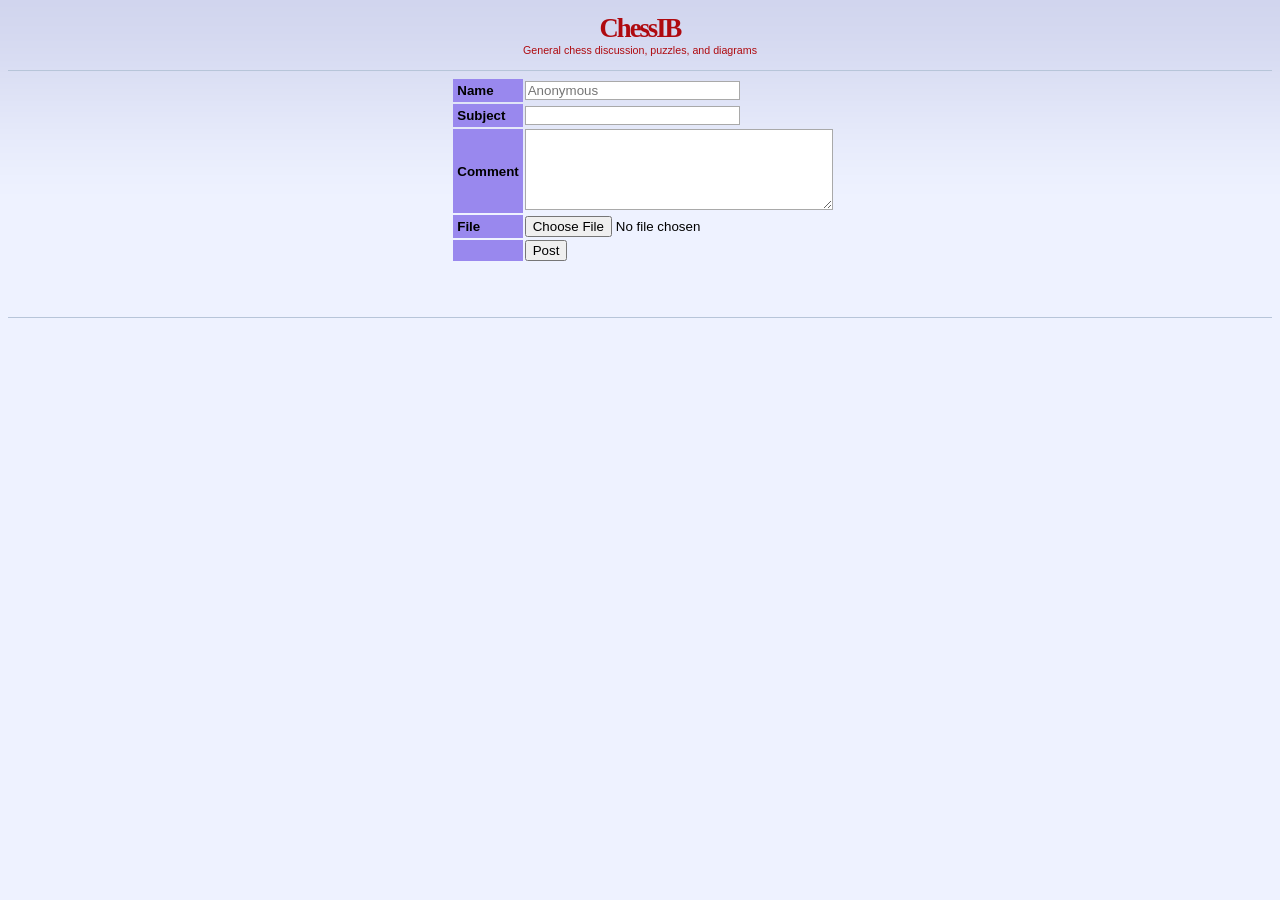
<file: PHP/generated/index.html>
<!DOCTYPE html>
<html>
<head>
    <meta charset="utf-8">
    <title>ChessIB</title>
    <link rel="stylesheet" href="default.css">
</head>
<body>
<header>
    <h1>ChessIB</h1>
    <div class="subtitle">General chess discussion, puzzles, and diagrams</div>
</header>
<hr><form method="post" action="/post" enctype="multipart/form-data">
<table class="post-table">
<tbody>
    <tr><th>Name</th><td><input type="text" name="name" size="25" maxlength="35" autocomplete="off" placeholder="Anonymous"></td></tr>
<tr><th>Subject</th><td><input type="text" name="subject" size="25" maxlength="100" autocomplete="off"></td></tr><tr><th>Comment</th><td><textarea name="message" rows="5" cols="35"></textarea></td></tr><tr><th>File</th><td><input type="file" name="file" id="upload_file"></td></tr><tr><th></th><td><input accesskey="s" type="submit" name="post" value="Post" /></td></tr>
</tbody>
</table>
</form>
<hr></body></html>
</file>
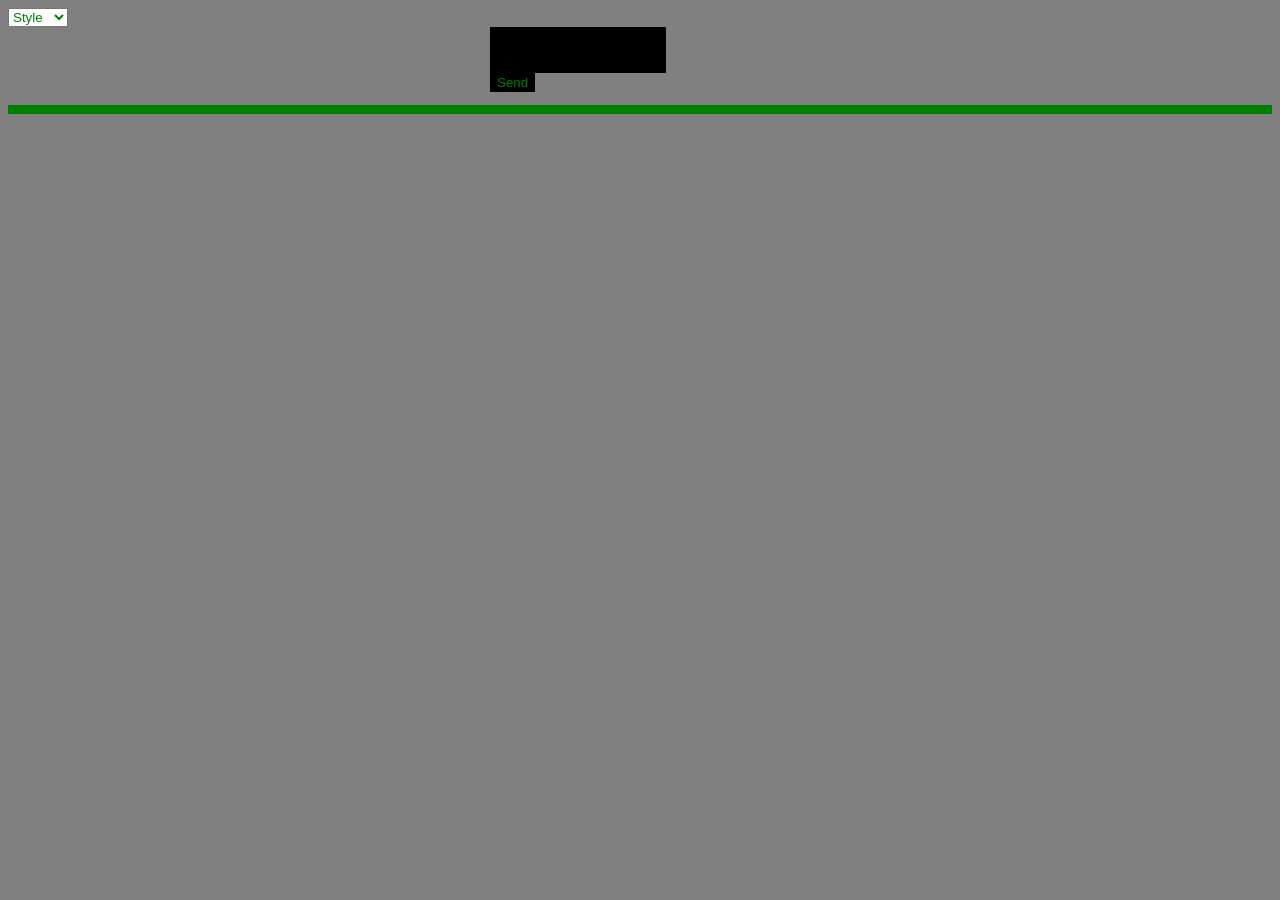
<file: PHP/ib2/index.html>
<!DOCTYPE html>
<html>
	<head>
		<meta http-equiv="content-type" content="text/html;charset=UTF-8">
		<meta http-equiv="cache-control" content="max-age=0">
		<meta http-equiv="cache-control" content="no-cache">
		<meta http-equiv="expires" content="0">
		<meta http-equiv="expires" content="Tue, 01 Jan 1980 1:00:00 GMT">
		<meta http-equiv="pragma" content="no-cache">
		<meta name="viewport" content="width=device-width,initial-scale=1">
		<title>	a2	</title>
		<link rel="shortcut icon" href="favicon.ico">
		<link rel="stylesheet" type="text/css" href="css/adelia.css" title="Adelia" id="mainStylesheet">
		<link rel="alternate stylesheet" type="text/css" href="css/claire.css" title="Claire"><link rel="alternate stylesheet" type="text/css" href="css/taylor.css" title="Taylor">
	<script src="css/jquery.js"></script>
	<script src="css/tinyib.js"></script>
		</head>	
		
		<body>
		<select id="switchStylesheet"><option value="">Style</option>
		<option value="claire">Claire</option><option value="taylor">Taylor</option><option value="adelia">Adelia</option></select>	
		
		<div class="postarea">
		<div id="threadcreate">
                <form name="postform" id="postform" action="a.php" method="post">
		<td class="postblock">
	        <textarea name="field2" id="message"></textarea>
   <input type="submit" name="submit" value="Send">
     </td>
      </form>
    </div>
	
			
			
	
		<hr>

<br><br>
</file>
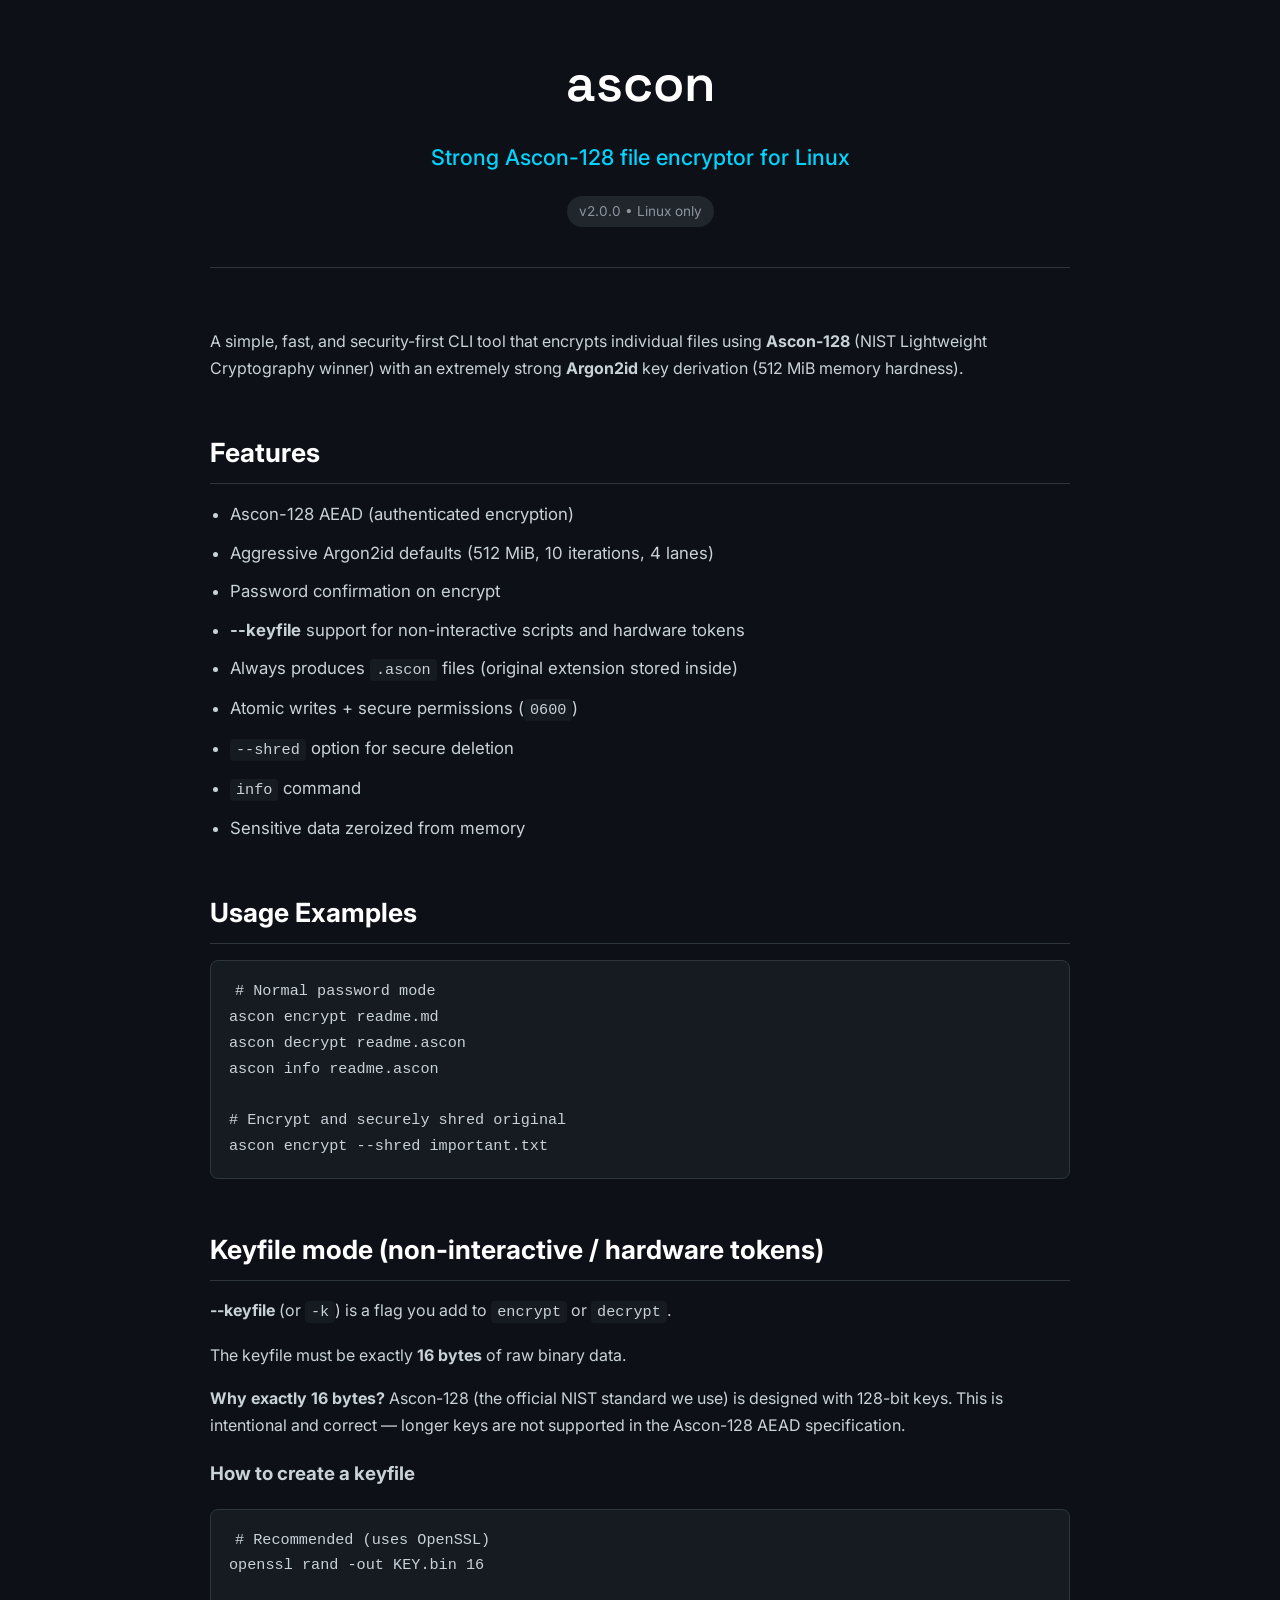
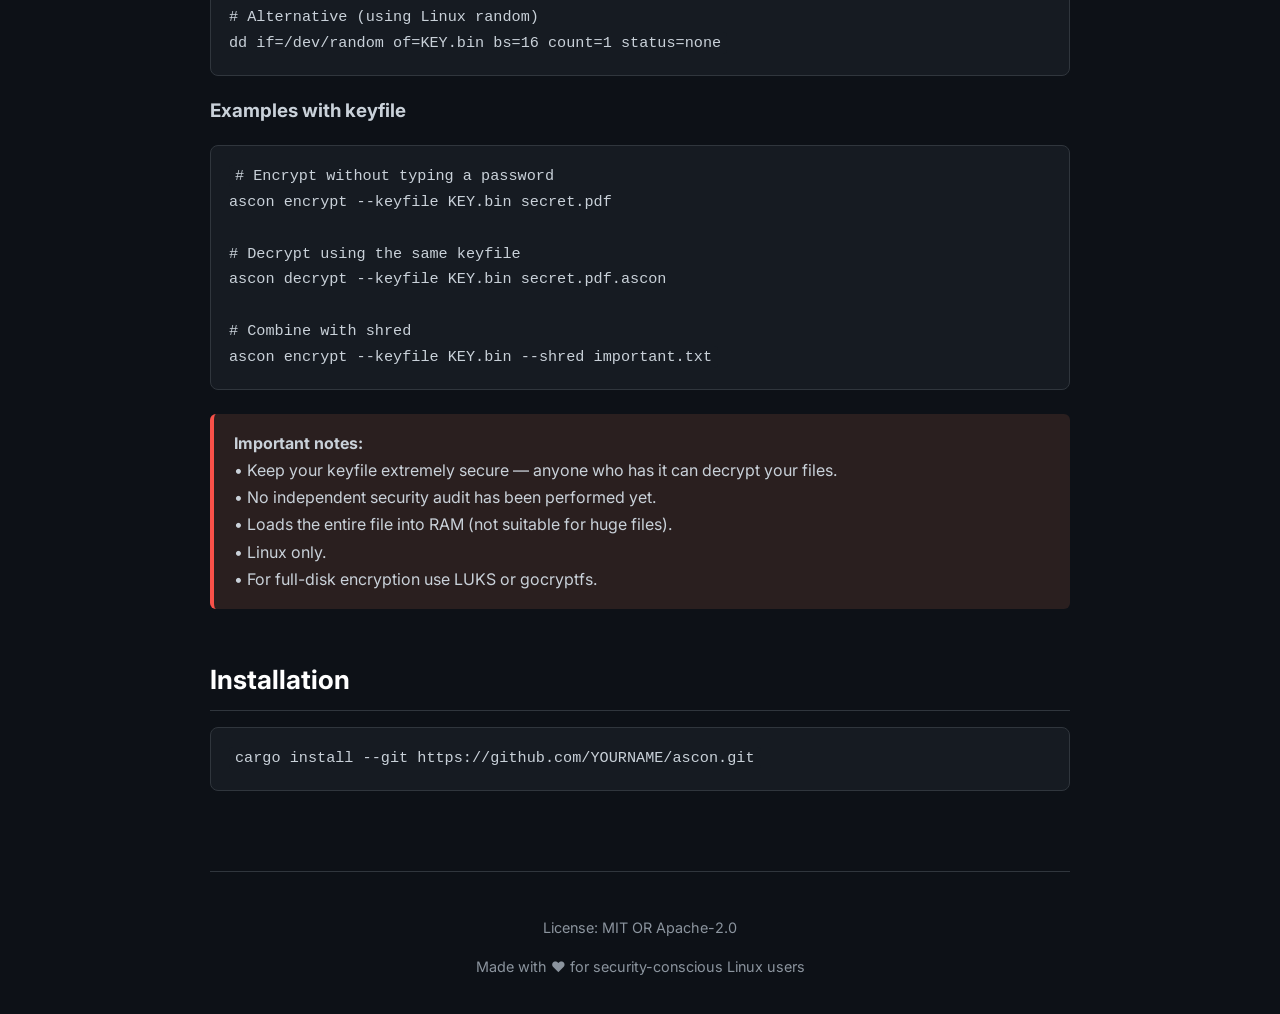
<file: ascon-main/ascon-main/readthis.html>
<!DOCTYPE html>
<html lang="en">
<head>
    <meta charset="UTF-8">
    <meta name="viewport" content="width=device-width, initial-scale=1.0">
    <title>ascon — Strong Ascon-128 File Encryptor for Linux</title>
    <style>
        @import url('https://fonts.googleapis.com/css2?family=Inter:wght@400;500;600&family=Space+Grotesk:wght@500;600&display=swap');
        
        :root {
            --bg: #0d1117;
            --text: #c9d1d9;
            --accent: #00d4ff;
        }
        
        body {
            margin: 0;
            padding: 0;
            font-family: 'Inter', system_ui, sans-serif;
            background: var(--bg);
            color: var(--text);
            line-height: 1.7;
        }
        
        .container {
            max-width: 860px;
            margin: 40px auto;
            padding: 0 20px;
        }
        
        header {
            text-align: center;
            margin-bottom: 60px;
            border-bottom: 1px solid #30363d;
            padding-bottom: 40px;
        }
        
        h1 {
            font-family: 'Space Grotesk', sans-serif;
            font-size: 3.2rem;
            margin: 0 0 12px 0;
            color: white;
            font-weight: 600;
        }
        
        .tagline {
            font-size: 1.35rem;
            color: var(--accent);
            font-weight: 500;
            margin: 0;
        }
        
        .badge {
            display: inline-block;
            background: #21262d;
            color: #8b949e;
            padding: 4px 12px;
            border-radius: 9999px;
            font-size: 0.85rem;
            margin-top: 20px;
        }
        
        h2 {
            color: white;
            font-size: 1.65rem;
            margin-top: 48px;
            margin-bottom: 16px;
            border-bottom: 1px solid #30363d;
            padding-bottom: 8px;
        }
        
        ul {
            padding-left: 20px;
        }
        
        li {
            margin-bottom: 10px;
            font-size: 1.05rem;
        }
        
        code {
            background: #161b22;
            padding: 2px 6px;
            border-radius: 4px;
            font-family: ui-monospace, monospace;
            font-size: 0.95rem;
        }
        
        pre {
            background: #161b22;
            padding: 18px;
            border-radius: 8px;
            overflow-x: auto;
            border: 1px solid #30363d;
        }
        
        .warning {
            background: #2a1f1f;
            border-left: 4px solid #f85149;
            padding: 16px 20px;
            margin: 24px 0;
            border-radius: 6px;
        }
        
        footer {
            text-align: center;
            margin-top: 80px;
            padding-top: 30px;
            border-top: 1px solid #30363d;
            color: #8b949e;
            font-size: 0.9rem;
        }
        
        a {
            color: var(--accent);
            text-decoration: none;
        }
        
        a:hover {
            text-decoration: underline;
        }
    </style>
</head>
<body>
    <div class="container">
        <header>
            <h1>ascon</h1>
            <p class="tagline">Strong Ascon-128 file encryptor for Linux</p>
            <div class="badge">v2.0.0 • Linux only</div>
        </header>

        <p>A simple, fast, and security-first CLI tool that encrypts individual files using <strong>Ascon-128</strong> (NIST Lightweight Cryptography winner) with an extremely strong <strong>Argon2id</strong> key derivation (512 MiB memory hardness).</p>

        <h2>Features</h2>
        <ul>
            <li>Ascon-128 AEAD (authenticated encryption)</li>
            <li>Aggressive Argon2id defaults (512 MiB, 10 iterations, 4 lanes)</li>
            <li>Password confirmation on encrypt</li>
            <li><strong>--keyfile</strong> support for non-interactive scripts and hardware tokens</li>
            <li>Always produces <code>.ascon</code> files (original extension stored inside)</li>
            <li>Atomic writes + secure permissions (<code>0600</code>)</li>
            <li><code>--shred</code> option for secure deletion</li>
            <li><code>info</code> command</li>
            <li>Sensitive data zeroized from memory</li>
        </ul>

        <h2>Usage Examples</h2>
        <pre><code># Normal password mode
ascon encrypt readme.md
ascon decrypt readme.ascon
ascon info readme.ascon

# Encrypt and securely shred original
ascon encrypt --shred important.txt</code></pre>

        <h2>Keyfile mode (non-interactive / hardware tokens)</h2>
        <p><strong>--keyfile</strong> (or <code>-k</code>) is a flag you add to <code>encrypt</code> or <code>decrypt</code>.</p>

        <p>The keyfile must be exactly <strong>16 bytes</strong> of raw binary data.</p>
        
        <p><strong>Why exactly 16 bytes?</strong> Ascon-128 (the official NIST standard we use) is designed with 128-bit keys. This is intentional and correct — longer keys are not supported in the Ascon-128 AEAD specification.</p>

        <h3>How to create a keyfile</h3>
        <pre><code># Recommended (uses OpenSSL)
openssl rand -out KEY.bin 16

# Alternative (using Linux random)
dd if=/dev/random of=KEY.bin bs=16 count=1 status=none</code></pre>

        <h3>Examples with keyfile</h3>
        <pre><code># Encrypt without typing a password
ascon encrypt --keyfile KEY.bin secret.pdf

# Decrypt using the same keyfile
ascon decrypt --keyfile KEY.bin secret.pdf.ascon

# Combine with shred
ascon encrypt --keyfile KEY.bin --shred important.txt</code></pre>

        <div class="warning">
            <strong>Important notes:</strong><br>
            • Keep your keyfile extremely secure — anyone who has it can decrypt your files.<br>
            • No independent security audit has been performed yet.<br>
            • Loads the entire file into RAM (not suitable for huge files).<br>
            • Linux only.<br>
            • For full-disk encryption use LUKS or gocryptfs.
        </div>

        <h2>Installation</h2>
        <pre><code>cargo install --git https://github.com/YOURNAME/ascon.git</code></pre>

        <footer>
            <p>License: MIT OR Apache-2.0</p>
            <p>Made with ❤️ for security-conscious Linux users</p>
        </footer>
    </div>
</body>
</html>
</file>
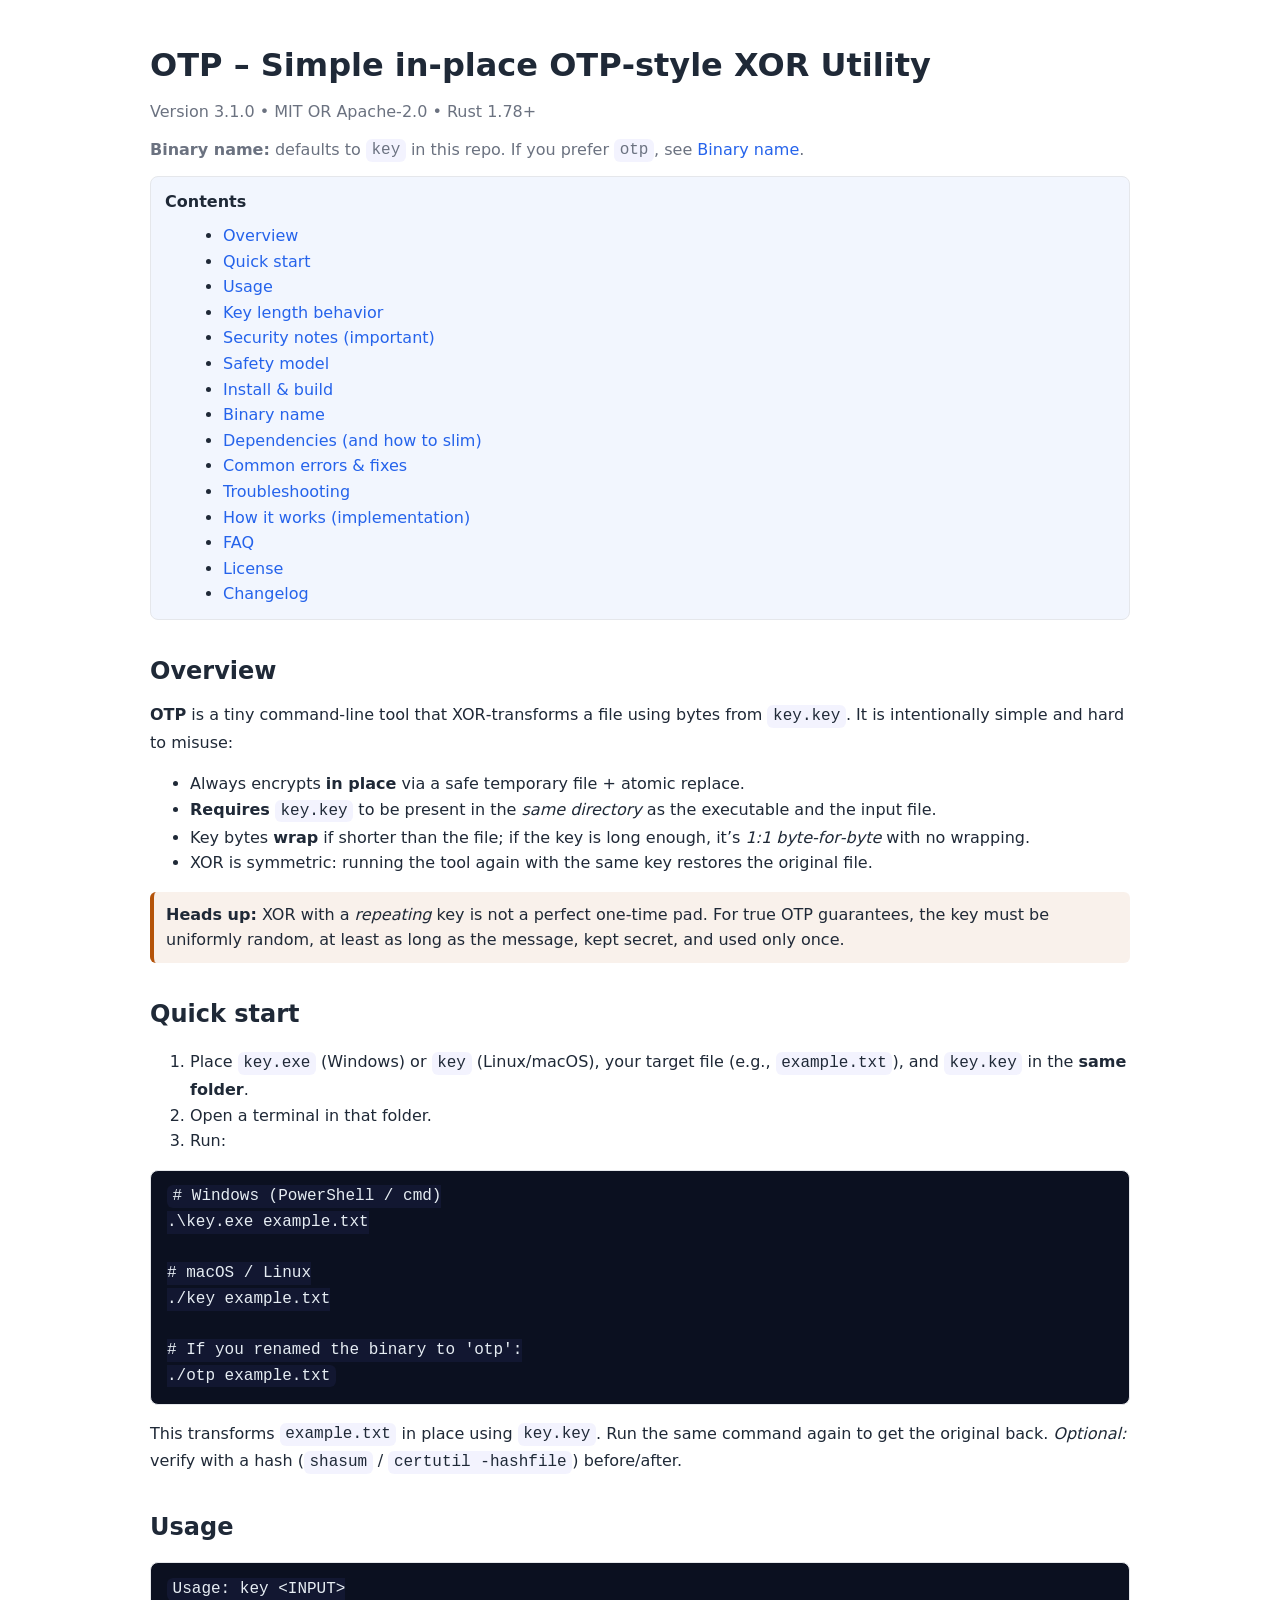
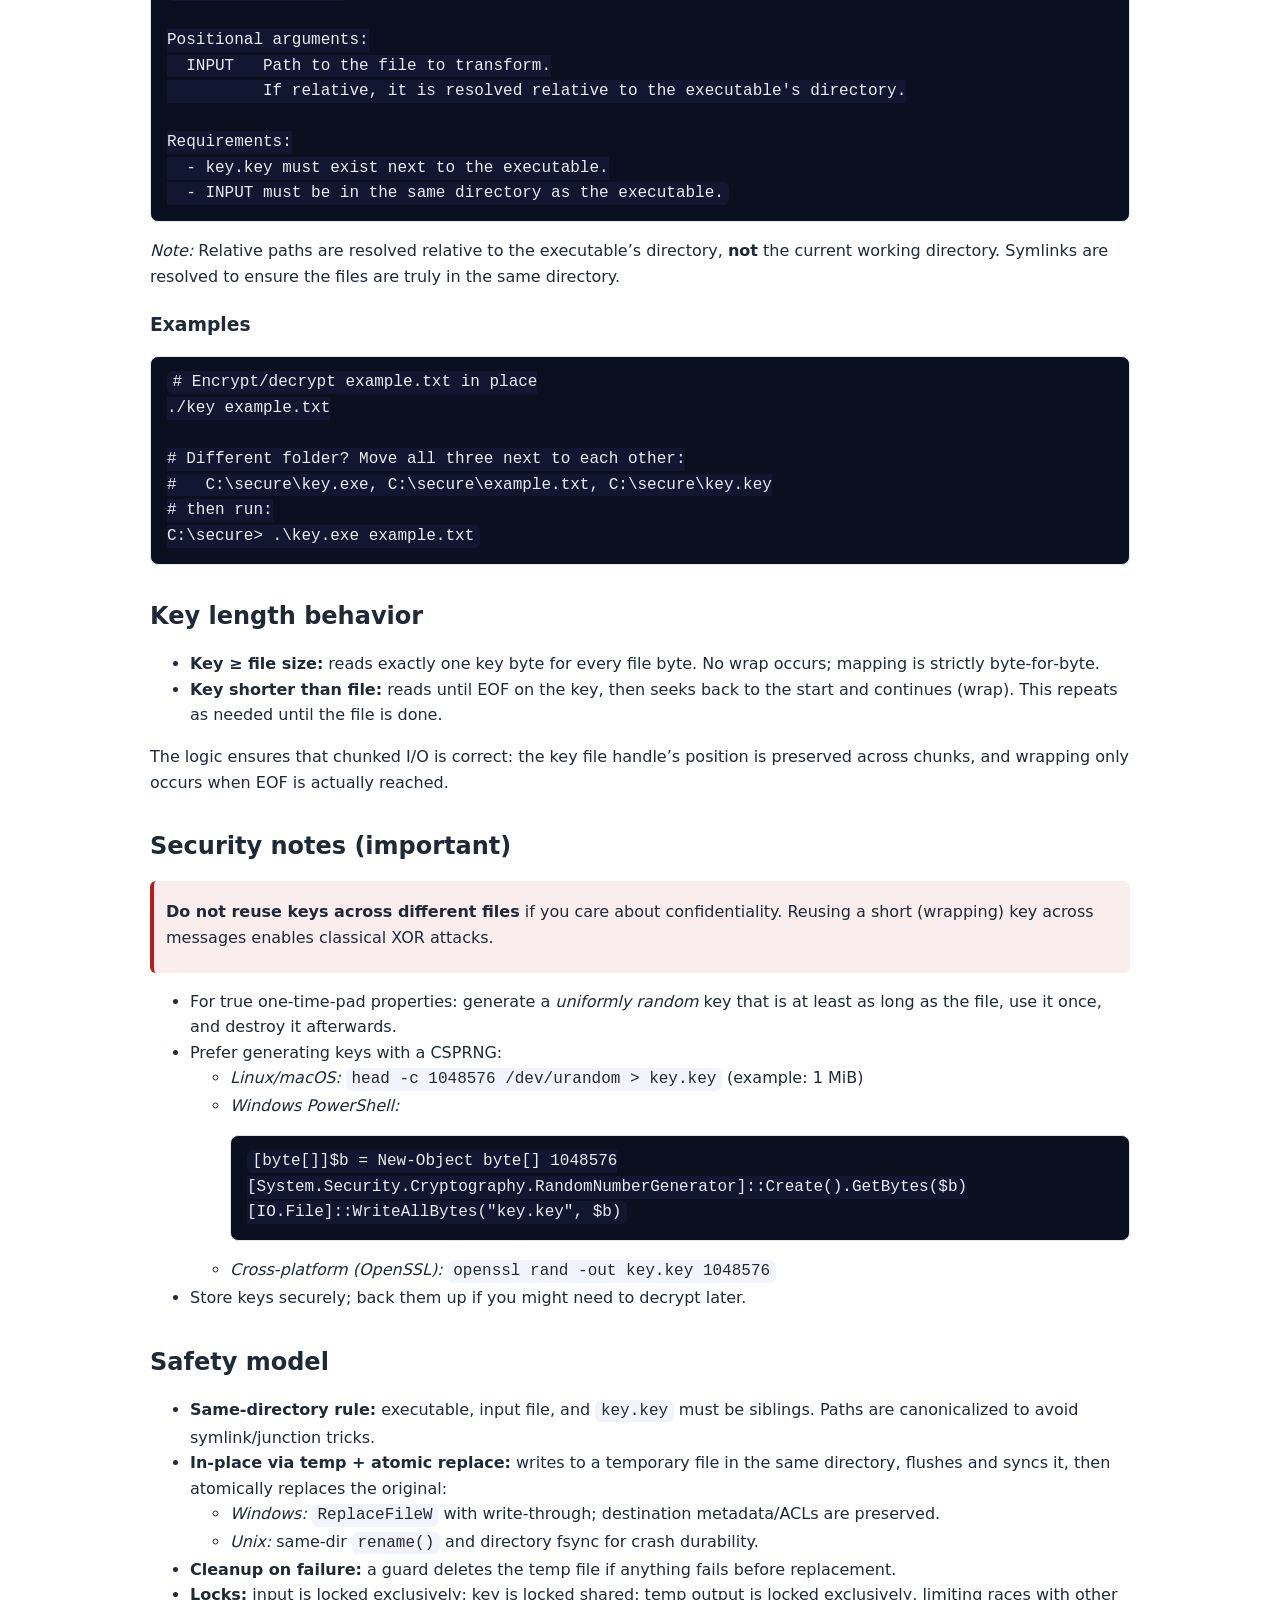
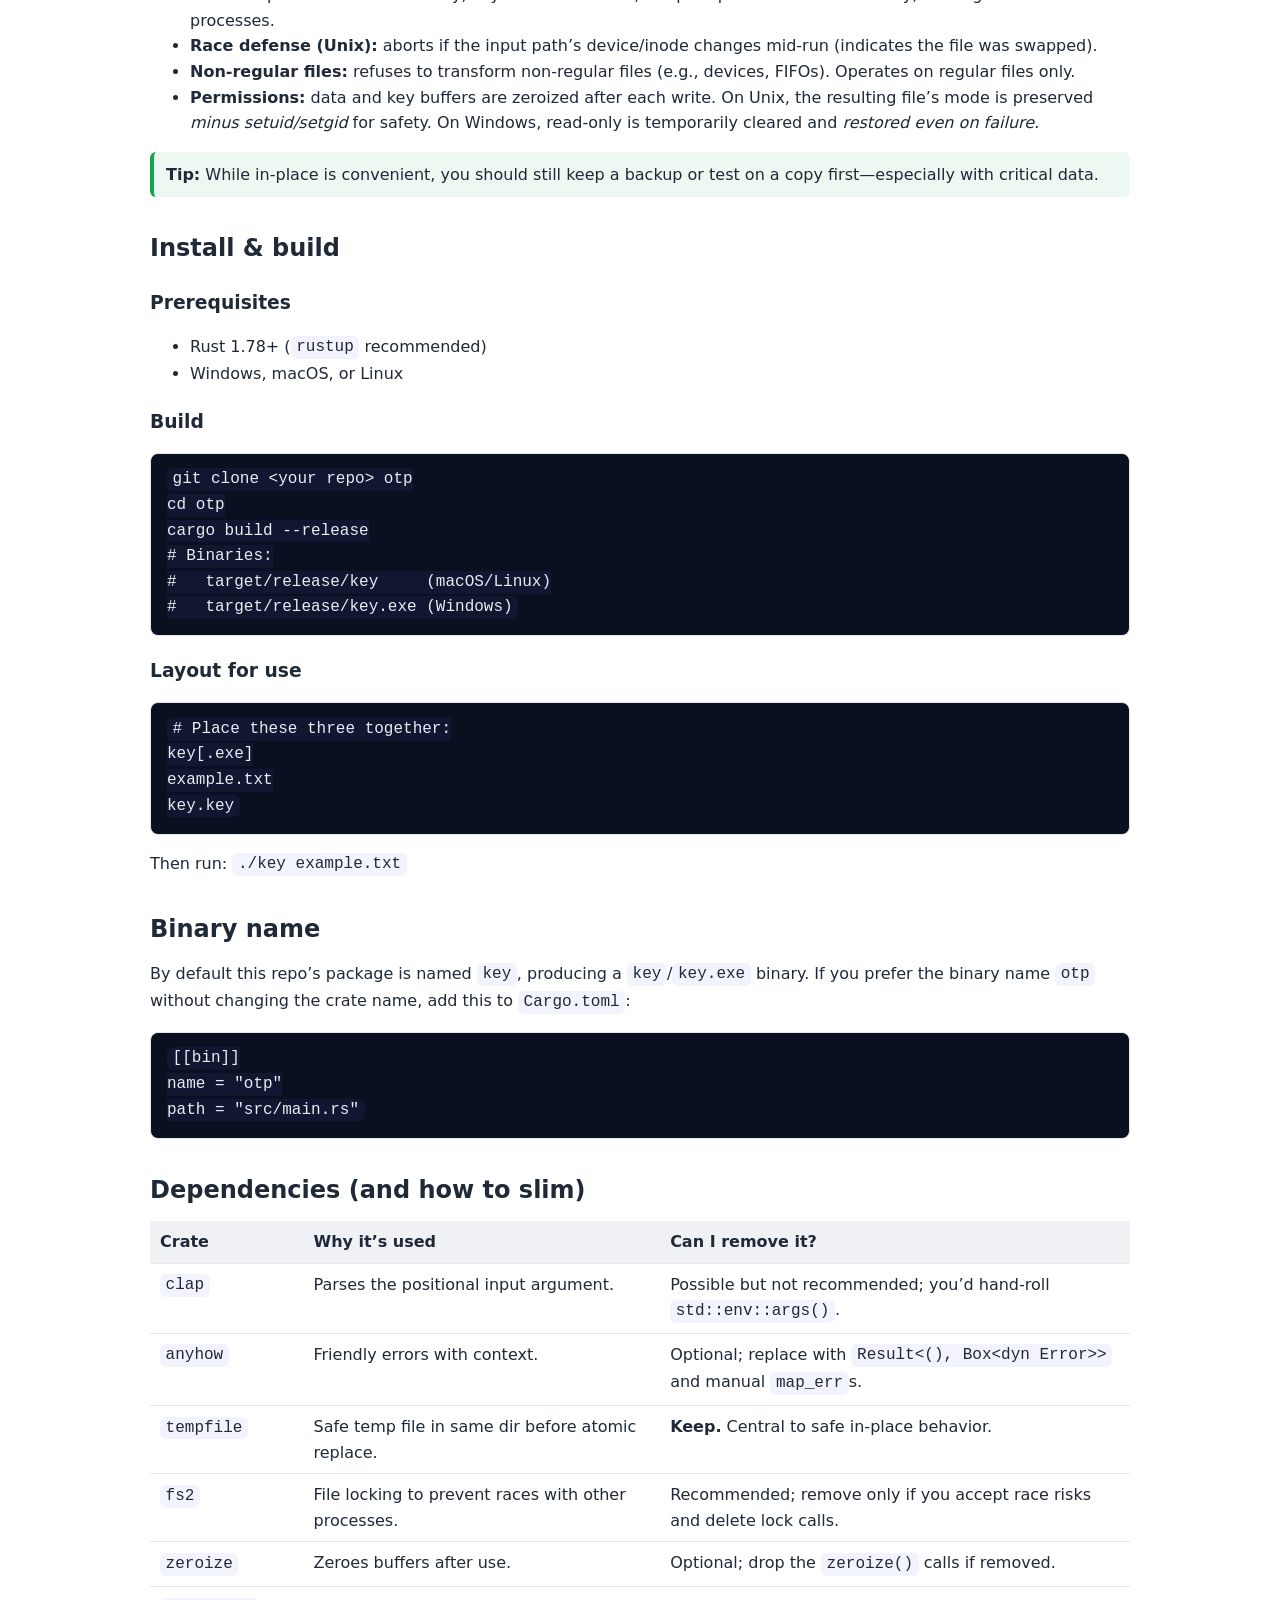
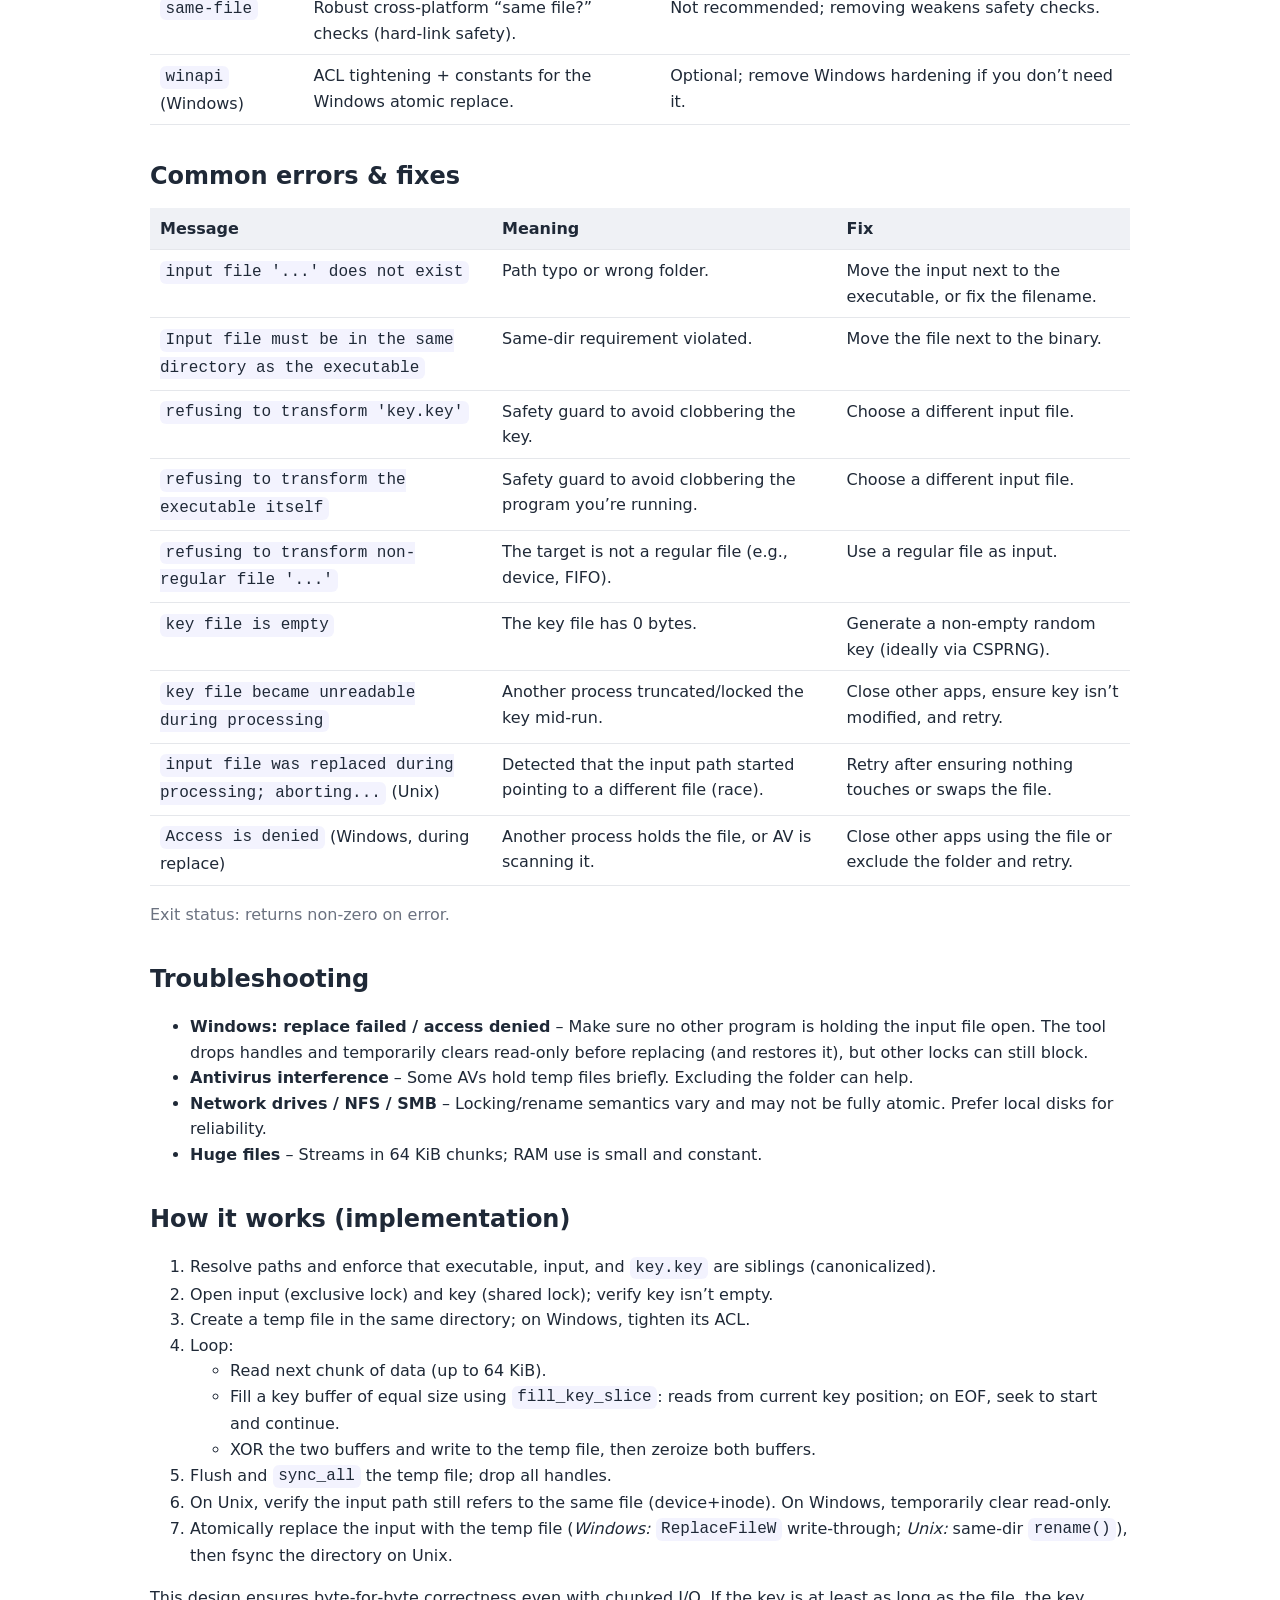
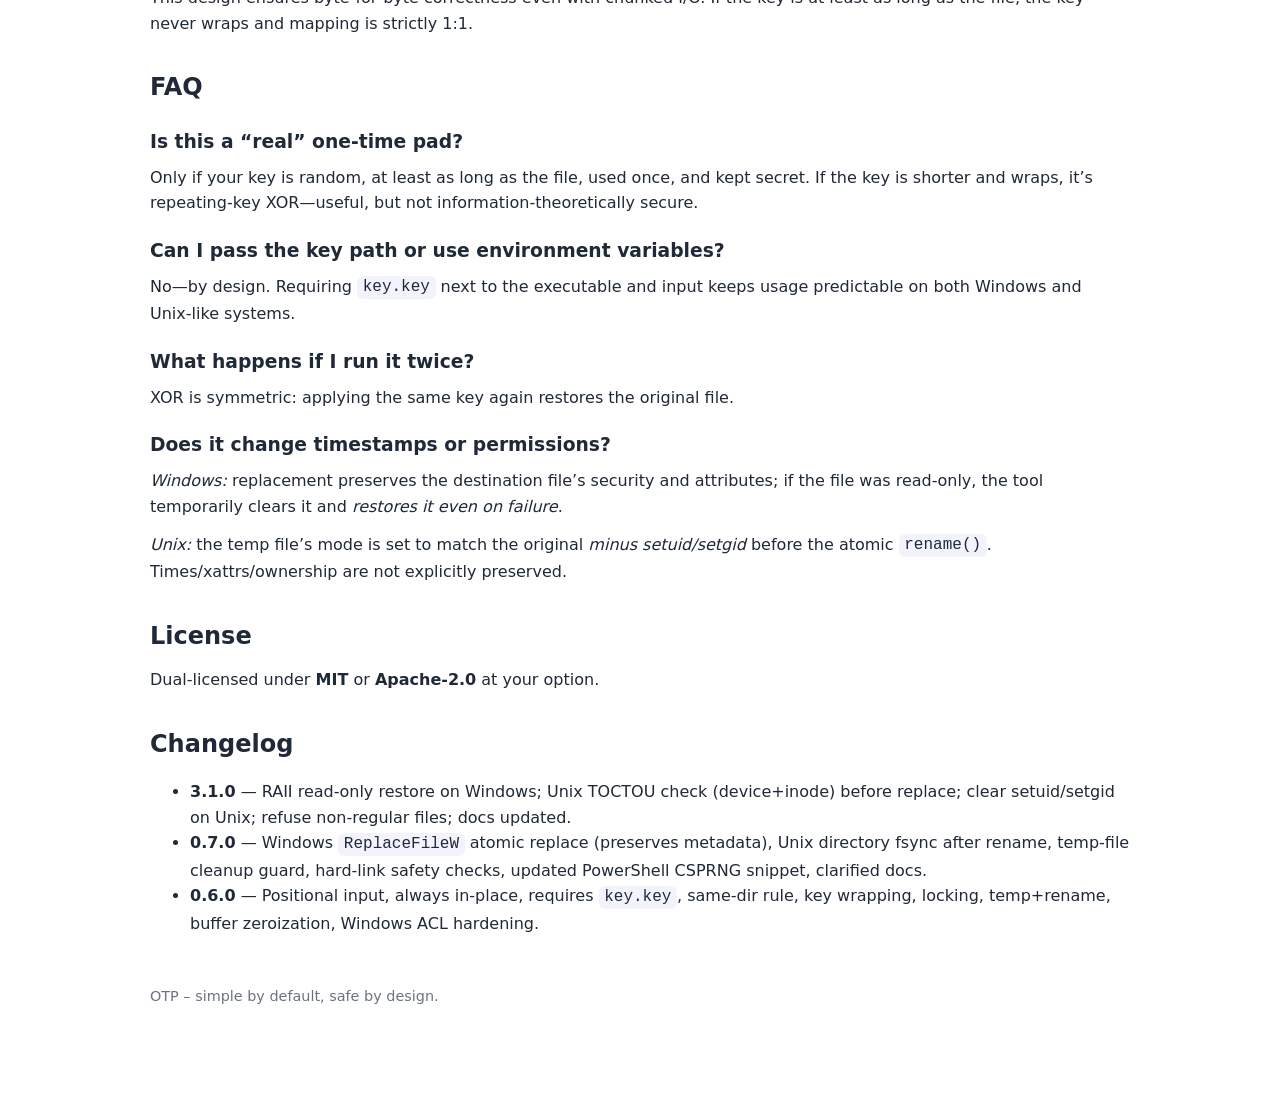
<file: OTP2/docs/readthis.html>
<!doctype html>
<html lang="en">
<head>
  <meta charset="utf-8">
  <title>OTP – Simple in‑place OTP‑style XOR Utility</title>
  <meta name="viewport" content="width=device-width, initial-scale=1">
  <style>
    :root {
      --fg: #1f2937;
      --bg: #ffffff;
      --muted: #6b7280;
      --accent: #2563eb;
      --ok: #16a34a;
      --warn: #b45309;
      --err: #b91c1c;
      --border: #e5e7eb;
      --code-bg: #0b1020;
      --code-fg: #e6edf3;
    }
    @media (prefers-color-scheme: dark) {
      :root {
        --fg: #e5e7eb;
        --bg: #0b1020;
        --muted: #9ca3af;
        --accent: #60a5fa;
        --ok: #22c55e;
        --warn: #f59e0b;
        --err: #f87171;
        --border: #1f2937;
        --code-bg: #0b1020;
        --code-fg: #e6edf3;
      }
    }
    html, body { margin:0; padding:0; }
    body {
      font: 16px/1.6 system-ui, -apple-system, Segoe UI, Roboto, Ubuntu, Cantarell, Noto Sans, Helvetica, Arial, "Apple Color Emoji", "Segoe UI Emoji";
      color: var(--fg);
      background: var(--bg);
    }
    .container { max-width: 980px; margin: 0 auto; padding: 40px 20px 80px; }
    h1 { font-size: 2rem; margin: 0 0 0.5rem; }
    h2 { margin-top: 2rem; margin-bottom: 0.75rem; }
    h3 { margin-top: 1.25rem; margin-bottom: 0.5rem; }
    p { margin: 0.5rem 0 0.75rem; }
    code, pre, kbd { font-family: ui-monospace, SFMono-Regular, Menlo, Monaco, Consolas, "Liberation Mono", monospace; }
    pre {
      background: var(--code-bg);
      color: var(--code-fg);
      padding: 14px 16px;
      border-radius: 8px;
      overflow: auto;
      border: 1px solid var(--border);
    }
    code { background: rgba(99,102,241,0.08); padding: 0.15em 0.35em; border-radius: 6px; }
    a { color: var(--accent); text-decoration: none; }
    a:hover { text-decoration: underline; }
    nav.toc { border: 1px solid var(--border); border-radius: 8px; padding: 12px 14px; background: rgba(37,99,235,0.06); }
    nav.toc ul { margin: 8px 0 0 18px; }
    .callout {
      border-left: 4px solid var(--accent);
      padding: 10px 12px;
      background: rgba(37,99,235,0.06);
      border-radius: 6px;
      margin: 1rem 0;
    }
    .ok { border-left-color: var(--ok); background: rgba(22,163,74,0.08); }
    .warn { border-left-color: var(--warn); background: rgba(180,83,9,0.08); }
    .err { border-left-color: var(--err); background: rgba(185,28,28,0.08); }
    table { width: 100%; border-collapse: collapse; margin: 0.5rem 0 1rem; }
    th, td { text-align: left; padding: 8px 10px; border-bottom: 1px solid var(--border); vertical-align: top; }
    th { background: rgba(148,163,184,0.15); }
    footer { margin-top: 3rem; color: var(--muted); font-size: 0.9rem; }
    .muted { color: var(--muted); }
  </style>
</head>
<body>
  <div class="container">
    <header>
      <h1>OTP – Simple in‑place OTP‑style XOR Utility</h1>
      <p class="muted">Version 3.1.0 • MIT OR Apache‑2.0 • Rust 1.78+</p>
      <p class="muted"><strong>Binary name:</strong> defaults to <code>key</code> in this repo. If you prefer <code>otp</code>, see <a href="#binary-name">Binary name</a>.</p>
    </header>

    <nav class="toc">
      <strong>Contents</strong>
      <ul>
        <li><a href="#overview">Overview</a></li>
        <li><a href="#quick-start">Quick start</a></li>
        <li><a href="#usage">Usage</a></li>
        <li><a href="#behavior">Key length behavior</a></li>
        <li><a href="#security-notes">Security notes (important)</a></li>
        <li><a href="#safety-model">Safety model</a></li>
        <li><a href="#install">Install &amp; build</a></li>
        <li><a href="#binary-name">Binary name</a></li>
        <li><a href="#dependencies">Dependencies (and how to slim)</a></li>
        <li><a href="#errors">Common errors &amp; fixes</a></li>
        <li><a href="#troubleshooting">Troubleshooting</a></li>
        <li><a href="#how-it-works">How it works (implementation)</a></li>
        <li><a href="#faq">FAQ</a></li>
        <li><a href="#license">License</a></li>
        <li><a href="#changelog">Changelog</a></li>
      </ul>
    </nav>

    <section id="overview">
      <h2>Overview</h2>
      <p><strong>OTP</strong> is a tiny command‑line tool that XOR‑transforms a file using bytes from <code>key.key</code>. It is intentionally simple and hard to misuse:</p>
      <ul>
        <li>Always encrypts <strong>in place</strong> via a safe temporary file + atomic replace.</li>
        <li><strong>Requires</strong> <code>key.key</code> to be present in the <em>same directory</em> as the executable and the input file.</li>
        <li>Key bytes <strong>wrap</strong> if shorter than the file; if the key is long enough, it’s <em>1:1 byte‑for‑byte</em> with no wrapping.</li>
        <li>XOR is symmetric: running the tool again with the same key restores the original file.</li>
      </ul>
      <div class="callout warn">
        <strong>Heads up:</strong> XOR with a <em>repeating</em> key is not a perfect one‑time pad. For true OTP guarantees, the key must be uniformly random, at least as long as the message, kept secret, and used only once.
      </div>
    </section>

    <section id="quick-start">
      <h2>Quick start</h2>
      <ol>
        <li>Place <code>key.exe</code> (Windows) or <code>key</code> (Linux/macOS), your target file (e.g., <code>example.txt</code>), and <code>key.key</code> in the <strong>same folder</strong>.</li>
        <li>Open a terminal in that folder.</li>
        <li>Run:</li>
      </ol>
      <pre><code># Windows (PowerShell / cmd)
.\key.exe example.txt

# macOS / Linux
./key example.txt

# If you renamed the binary to 'otp':
./otp example.txt
</code></pre>
      <p>This transforms <code>example.txt</code> in place using <code>key.key</code>. Run the same command again to get the original back. <em>Optional:</em> verify with a hash (<code>shasum</code> / <code>certutil -hashfile</code>) before/after.</p>
    </section>

    <section id="usage">
      <h2>Usage</h2>
      <pre><code>Usage: key &lt;INPUT&gt;

Positional arguments:
  INPUT   Path to the file to transform.
          If relative, it is resolved relative to the executable's directory.

Requirements:
  - key.key must exist next to the executable.
  - INPUT must be in the same directory as the executable.
</code></pre>
      <p><em>Note:</em> Relative paths are resolved relative to the executable’s directory, <strong>not</strong> the current working directory. Symlinks are resolved to ensure the files are truly in the same directory.</p>
      <h3>Examples</h3>
      <pre><code># Encrypt/decrypt example.txt in place
./key example.txt

# Different folder? Move all three next to each other:
#   C:\secure\key.exe, C:\secure\example.txt, C:\secure\key.key
# then run:
C:\secure&gt; .\key.exe example.txt
</code></pre>
    </section>

    <section id="behavior">
      <h2>Key length behavior</h2>
      <ul>
        <li><strong>Key ≥ file size:</strong> reads exactly one key byte for every file byte. No wrap occurs; mapping is strictly byte‑for‑byte.</li>
        <li><strong>Key shorter than file:</strong> reads until EOF on the key, then seeks back to the start and continues (wrap). This repeats as needed until the file is done.</li>
      </ul>
      <p>The logic ensures that chunked I/O is correct: the key file handle’s position is preserved across chunks, and wrapping only occurs when EOF is actually reached.</p>
    </section>

    <section id="security-notes">
      <h2>Security notes (important)</h2>
      <div class="callout err">
        <p><strong>Do not reuse keys across different files</strong> if you care about confidentiality. Reusing a short (wrapping) key across messages enables classical XOR attacks.</p>
      </div>
      <ul>
        <li>For true one‑time‑pad properties: generate a <em>uniformly random</em> key that is at least as long as the file, use it once, and destroy it afterwards.</li>
        <li>Prefer generating keys with a CSPRNG:
          <ul>
            <li><em>Linux/macOS:</em> <code>head -c 1048576 /dev/urandom &gt; key.key</code> (example: 1&nbsp;MiB)</li>
            <li><em>Windows PowerShell:</em>
              <pre><code>[byte[]]$b = New-Object byte[] 1048576
[System.Security.Cryptography.RandomNumberGenerator]::Create().GetBytes($b)
[IO.File]::WriteAllBytes("key.key", $b)</code></pre>
            </li>
            <li><em>Cross‑platform (OpenSSL):</em> <code>openssl rand -out key.key 1048576</code></li>
          </ul>
        </li>
        <li>Store keys securely; back them up if you might need to decrypt later.</li>
      </ul>
    </section>

    <section id="safety-model">
      <h2>Safety model</h2>
      <ul>
        <li><strong>Same‑directory rule:</strong> executable, input file, and <code>key.key</code> must be siblings. Paths are canonicalized to avoid symlink/junction tricks.</li>
        <li><strong>In‑place via temp + atomic replace:</strong> writes to a temporary file in the same directory, flushes and syncs it, then atomically replaces the original:
          <ul>
            <li><em>Windows:</em> <code>ReplaceFileW</code> with write‑through; destination metadata/ACLs are preserved.</li>
            <li><em>Unix:</em> same‑dir <code>rename()</code> and directory fsync for crash durability.</li>
          </ul>
        </li>
        <li><strong>Cleanup on failure:</strong> a guard deletes the temp file if anything fails before replacement.</li>
        <li><strong>Locks:</strong> input is locked exclusively; key is locked shared; temp output is locked exclusively, limiting races with other processes.</li>
        <li><strong>Race defense (Unix):</strong> aborts if the input path’s device/inode changes mid‑run (indicates the file was swapped).</li>
        <li><strong>Non‑regular files:</strong> refuses to transform non‑regular files (e.g., devices, FIFOs). Operates on regular files only.</li>
        <li><strong>Permissions:</strong> data and key buffers are zeroized after each write. On Unix, the resulting file’s mode is preserved <em>minus setuid/setgid</em> for safety. On Windows, read‑only is temporarily cleared and <em>restored even on failure</em>.</li>
      </ul>
      <div class="callout ok">
        <strong>Tip:</strong> While in‑place is convenient, you should still keep a backup or test on a copy first—especially with critical data.
      </div>
    </section>

    <section id="install">
      <h2>Install &amp; build</h2>
      <h3>Prerequisites</h3>
      <ul>
        <li>Rust 1.78+ (<code>rustup</code> recommended)</li>
        <li>Windows, macOS, or Linux</li>
      </ul>
      <h3>Build</h3>
      <pre><code>git clone &lt;your repo&gt; otp
cd otp
cargo build --release
# Binaries:
#   target/release/key     (macOS/Linux)
#   target/release/key.exe (Windows)
</code></pre>
      <h3>Layout for use</h3>
      <pre><code># Place these three together:
key[.exe]
example.txt
key.key
</code></pre>
      <p>Then run: <code>./key example.txt</code></p>
    </section>

    <section id="binary-name">
      <h2>Binary name</h2>
      <p>By default this repo’s package is named <code>key</code>, producing a <code>key</code>/<code>key.exe</code> binary. If you prefer the binary name <code>otp</code> without changing the crate name, add this to <code>Cargo.toml</code>:</p>
      <pre><code>[[bin]]
name = "otp"
path = "src/main.rs"</code></pre>
    </section>

    <section id="dependencies">
      <h2>Dependencies (and how to slim)</h2>
      <table>
        <thead><tr><th>Crate</th><th>Why it’s used</th><th>Can I remove it?</th></tr></thead>
        <tbody>
          <tr><td><code>clap</code></td><td>Parses the positional input argument.</td><td>Possible but not recommended; you’d hand‑roll <code>std::env::args()</code>.</td></tr>
          <tr><td><code>anyhow</code></td><td>Friendly errors with context.</td><td>Optional; replace with <code>Result&lt;(), Box&lt;dyn Error&gt;&gt;</code> and manual <code>map_err</code>s.</td></tr>
          <tr><td><code>tempfile</code></td><td>Safe temp file in same dir before atomic replace.</td><td><strong>Keep.</strong> Central to safe in‑place behavior.</td></tr>
          <tr><td><code>fs2</code></td><td>File locking to prevent races with other processes.</td><td>Recommended; remove only if you accept race risks and delete lock calls.</td></tr>
          <tr><td><code>zeroize</code></td><td>Zeroes buffers after use.</td><td>Optional; drop the <code>zeroize()</code> calls if removed.</td></tr>
          <tr><td><code>same‑file</code></td><td>Robust cross‑platform “same file?” checks (hard‑link safety).</td><td>Not recommended; removing weakens safety checks.</td></tr>
          <tr><td><code>winapi</code> (Windows)</td><td>ACL tightening + constants for the Windows atomic replace.</td><td>Optional; remove Windows hardening if you don’t need it.</td></tr>
        </tbody>
      </table>
    </section>

    <section id="errors">
      <h2>Common errors &amp; fixes</h2>
      <table>
        <thead><tr><th>Message</th><th>Meaning</th><th>Fix</th></tr></thead>
        <tbody>
          <tr>
            <td><code>input file '...' does not exist</code></td>
            <td>Path typo or wrong folder.</td>
            <td>Move the input next to the executable, or fix the filename.</td>
          </tr>
          <tr>
            <td><code>Input file must be in the same directory as the executable</code></td>
            <td>Same‑dir requirement violated.</td>
            <td>Move the file next to the binary.</td>
          </tr>
          <tr>
            <td><code>refusing to transform 'key.key'</code></td>
            <td>Safety guard to avoid clobbering the key.</td>
            <td>Choose a different input file.</td>
          </tr>
          <tr>
            <td><code>refusing to transform the executable itself</code></td>
            <td>Safety guard to avoid clobbering the program you’re running.</td>
            <td>Choose a different input file.</td>
          </tr>
          <tr>
            <td><code>refusing to transform non-regular file '...'</code></td>
            <td>The target is not a regular file (e.g., device, FIFO).</td>
            <td>Use a regular file as input.</td>
          </tr>
          <tr>
            <td><code>key file is empty</code></td>
            <td>The key file has 0 bytes.</td>
            <td>Generate a non‑empty random key (ideally via CSPRNG).</td>
          </tr>
          <tr>
            <td><code>key file became unreadable during processing</code></td>
            <td>Another process truncated/locked the key mid‑run.</td>
            <td>Close other apps, ensure key isn’t modified, and retry.</td>
          </tr>
          <tr>
            <td><code>input file was replaced during processing; aborting...</code> (Unix)</td>
            <td>Detected that the input path started pointing to a different file (race).</td>
            <td>Retry after ensuring nothing touches or swaps the file.</td>
          </tr>
          <tr>
            <td><code>Access is denied</code> (Windows, during replace)</td>
            <td>Another process holds the file, or AV is scanning it.</td>
            <td>Close other apps using the file or exclude the folder and retry.</td>
          </tr>
        </tbody>
      </table>
      <p class="muted">Exit status: returns non‑zero on error.</p>
    </section>

    <section id="troubleshooting">
      <h2>Troubleshooting</h2>
      <ul>
        <li><strong>Windows: replace failed / access denied</strong> – Make sure no other program is holding the input file open. The tool drops handles and temporarily clears read‑only before replacing (and restores it), but other locks can still block.</li>
        <li><strong>Antivirus interference</strong> – Some AVs hold temp files briefly. Excluding the folder can help.</li>
        <li><strong>Network drives / NFS / SMB</strong> – Locking/rename semantics vary and may not be fully atomic. Prefer local disks for reliability.</li>
        <li><strong>Huge files</strong> – Streams in 64&nbsp;KiB chunks; RAM use is small and constant.</li>
      </ul>
    </section>

    <section id="how-it-works">
      <h2>How it works (implementation)</h2>
      <ol>
        <li>Resolve paths and enforce that executable, input, and <code>key.key</code> are siblings (canonicalized).</li>
        <li>Open input (exclusive lock) and key (shared lock); verify key isn’t empty.</li>
        <li>Create a temp file in the same directory; on Windows, tighten its ACL.</li>
        <li>Loop:
          <ul>
            <li>Read next chunk of data (up to 64&nbsp;KiB).</li>
            <li>Fill a key buffer of equal size using <code>fill_key_slice</code>:
              reads from current key position; on EOF, seek to start and continue.</li>
            <li>XOR the two buffers and write to the temp file, then zeroize both buffers.</li>
          </ul>
        </li>
        <li>Flush and <code>sync_all</code> the temp file; drop all handles.</li>
        <li>On Unix, verify the input path still refers to the same file (device+inode). On Windows, temporarily clear read‑only.</li>
        <li>Atomically replace the input with the temp file
          (<em>Windows:</em> <code>ReplaceFileW</code> write‑through;
           <em>Unix:</em> same‑dir <code>rename()</code>), then fsync the directory on Unix.</li>
      </ol>
      <p>This design ensures byte‑for‑byte correctness even with chunked I/O. If the key is at least as long as the file, the key never wraps and mapping is strictly 1:1.</p>
    </section>

    <section id="faq">
      <h2>FAQ</h2>
      <h3>Is this a “real” one‑time pad?</h3>
      <p>Only if your key is random, at least as long as the file, used once, and kept secret. If the key is shorter and wraps, it’s repeating‑key XOR—useful, but not information‑theoretically secure.</p>

      <h3>Can I pass the key path or use environment variables?</h3>
      <p>No—by design. Requiring <code>key.key</code> next to the executable and input keeps usage predictable on both Windows and Unix‑like systems.</p>

      <h3>What happens if I run it twice?</h3>
      <p>XOR is symmetric: applying the same key again restores the original file.</p>

      <h3>Does it change timestamps or permissions?</h3>
      <p><em>Windows:</em> replacement preserves the destination file’s security and attributes; if the file was read‑only, the tool temporarily clears it and <em>restores it even on failure</em>.</p>
      <p><em>Unix:</em> the temp file’s mode is set to match the original <em>minus setuid/setgid</em> before the atomic <code>rename()</code>. Times/xattrs/ownership are not explicitly preserved.</p>
    </section>

    <section id="license">
      <h2>License</h2>
      <p>Dual‑licensed under <strong>MIT</strong> or <strong>Apache‑2.0</strong> at your option.</p>
    </section>

    <section id="changelog">
      <h2>Changelog</h2>
      <ul>
        <li><strong>3.1.0</strong> — RAII read‑only restore on Windows; Unix TOCTOU check (device+inode) before replace; clear setuid/setgid on Unix; refuse non‑regular files; docs updated.</li>
        <li><strong>0.7.0</strong> — Windows <code>ReplaceFileW</code> atomic replace (preserves metadata), Unix directory fsync after rename, temp‑file cleanup guard, hard‑link safety checks, updated PowerShell CSPRNG snippet, clarified docs.</li>
        <li><strong>0.6.0</strong> — Positional input, always in‑place, requires <code>key.key</code>, same‑dir rule, key wrapping, locking, temp+rename, buffer zeroization, Windows ACL hardening.</li>
      </ul>
    </section>

    <footer>
      <p>OTP – simple by default, safe by design.</p>
    </footer>
  </div>
</body>
</html>
</file>
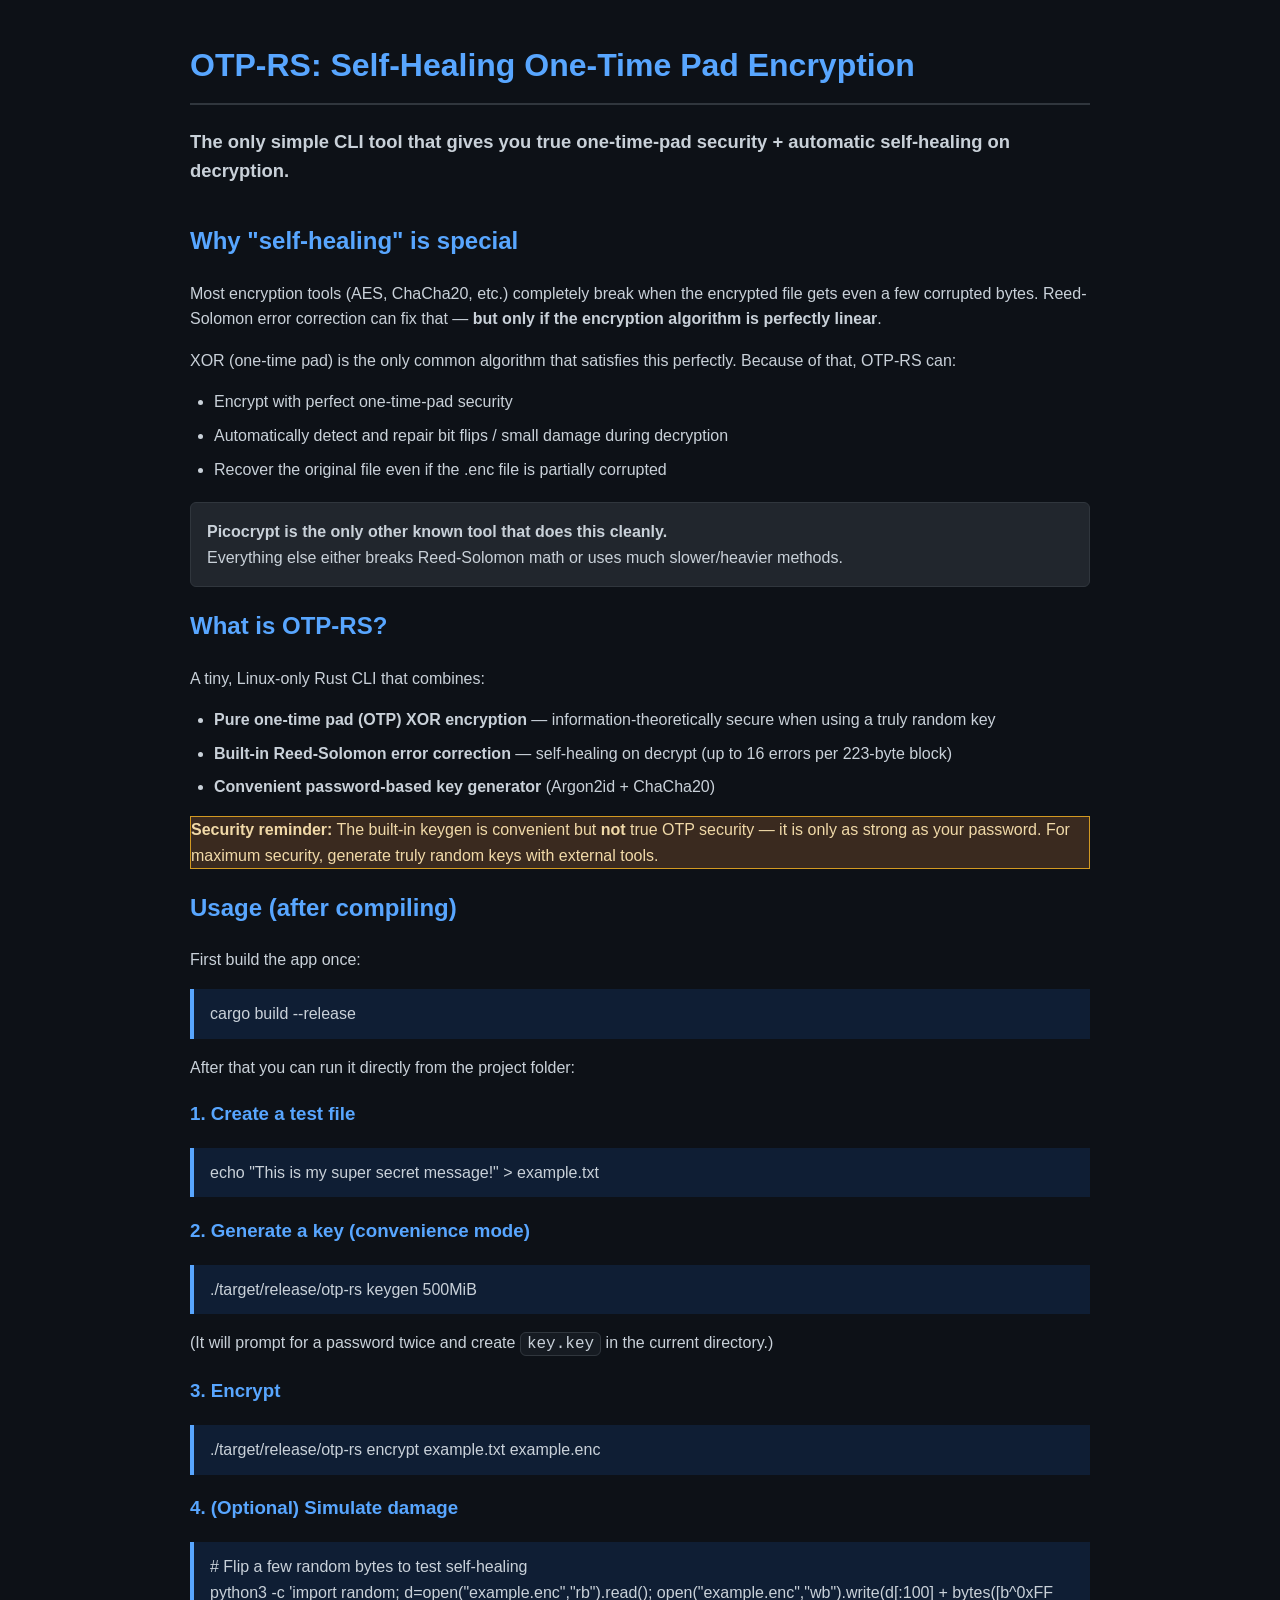
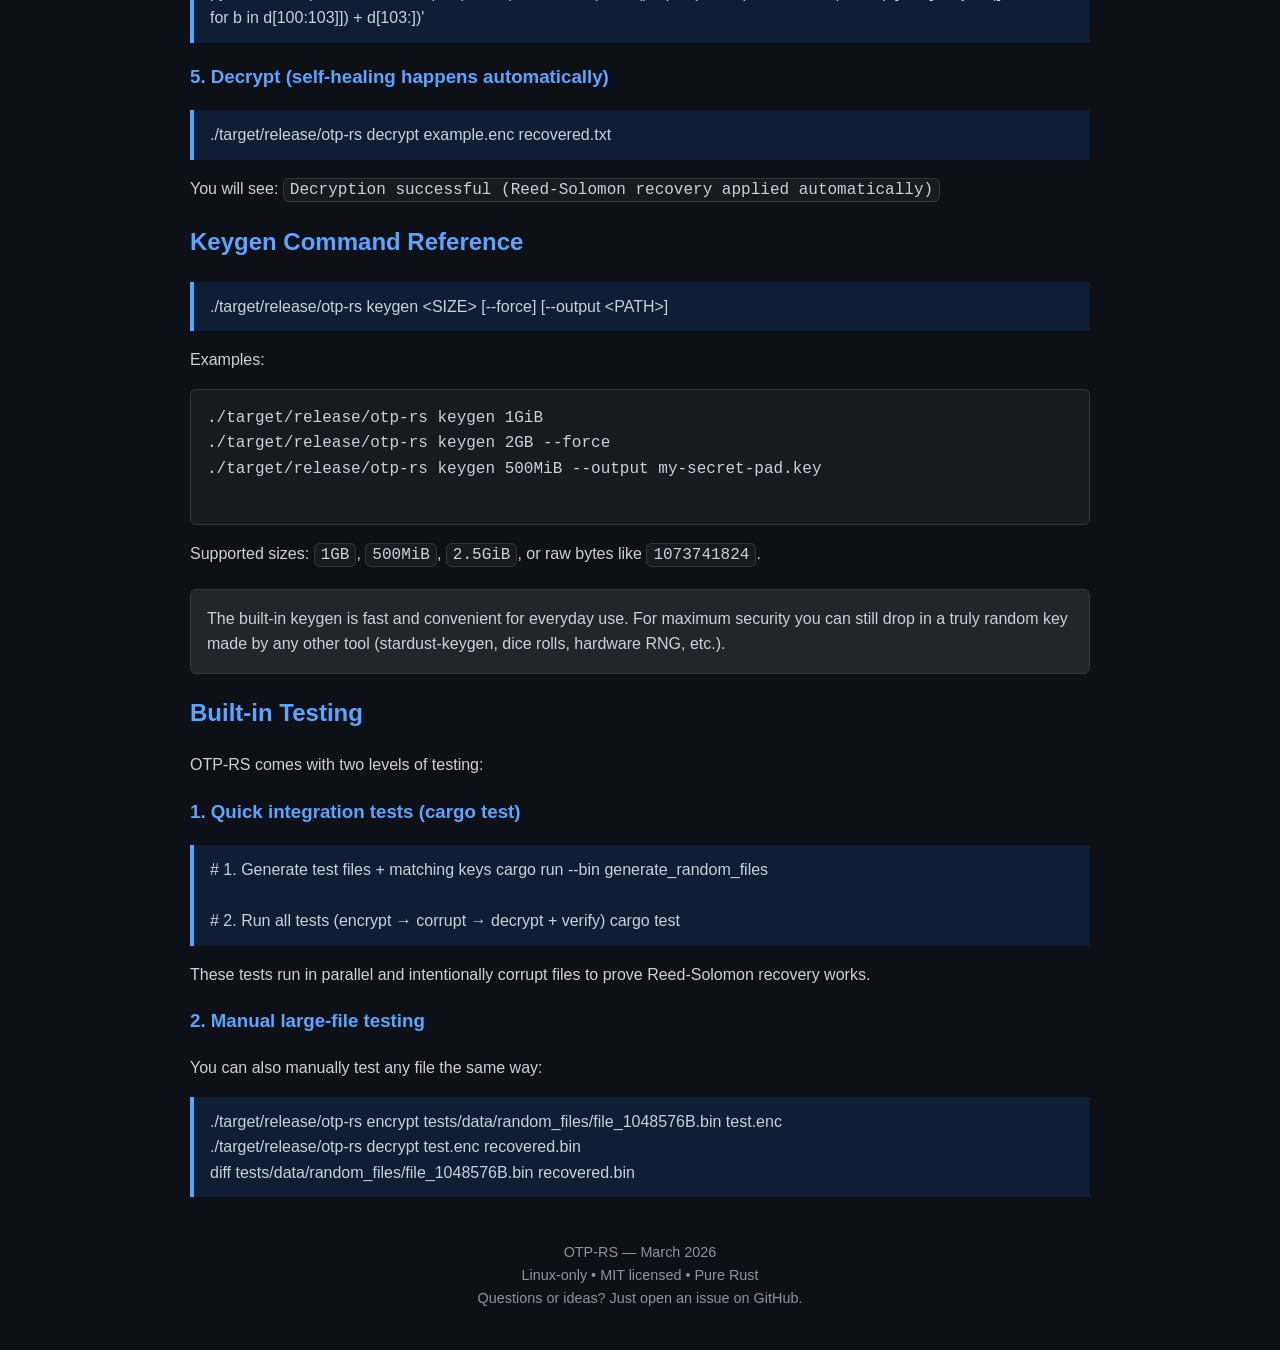
<file: otp88/otp-rs1/readme.html>
<!DOCTYPE html>
<html lang="en">
<head>
  <meta charset="UTF-8" />
  <meta name="viewport" content="width=device-width, initial-scale=1.0"/>
  <title>OTP-RS: Self-Healing One-Time Pad Encryption with Reed-Solomon</title>
  <style>
    :root {
      --bg: #0d1117;
      --text: #c9d1d9;
      --accent: #58a6ff;
      --code-bg: #161b22;
      --border: #30363d;
    }
    body {
      background-color: var(--bg);
      color: var(--text);
      font-family: -apple-system, BlinkMacSystemFont, "Segoe UI", Roboto, sans-serif;
      line-height: 1.6;
      margin: 0;
      padding: 0;
    }
    .container {
      max-width: 900px;
      margin: 40px auto;
      padding: 0 20px;
    }
    h1, h2, h3 {
      color: var(--accent);
    }
    h1 {
      border-bottom: 2px solid var(--border);
      padding-bottom: 12px;
    }
    code, pre {
      background: var(--code-bg);
      border: 1px solid var(--border);
      border-radius: 6px;
      padding: 2px 6px;
      font-family: "SF Mono", Consolas, "Liberation Mono", Menlo, monospace;
    }
    pre {
      padding: 16px;
      overflow-x: auto;
    }
    .command {
      background: #1f6feb22;
      padding: 12px 16px;
      border-left: 4px solid var(--accent);
      margin: 16px 0;
    }
    ul, ol {
      padding-left: 24px;
    }
    li {
      margin-bottom: 8px;
    }
    a {
      color: var(--accent);
      text-decoration: none;
    }
    a:hover {
      text-decoration: underline;
    }
    .note {
      background: #21262d;
      border: 1px solid #30363d;
      border-radius: 6px;
      padding: 16px;
      margin: 20px 0;
    }
    .warning {
      background: #3a2a1f;
      border: 1px solid #d29922;
      color: #f0d9a8;
    }
  </style>
</head>
<body>
  <div class="container">

    <h1>OTP-RS: Self-Healing One-Time Pad Encryption</h1>

    <p style="font-size: 1.15em; margin-bottom: 2em;">
      <strong>The only simple CLI tool that gives you true one-time-pad security + automatic self-healing on decryption.</strong>
    </p>

    <h2>Why "self-healing" is special</h2>
    <p>
      Most encryption tools (AES, ChaCha20, etc.) completely break when the encrypted file gets even a few corrupted bytes.
      Reed-Solomon error correction can fix that — <strong>but only if the encryption algorithm is perfectly linear</strong>.
    </p>
    <p>
      XOR (one-time pad) is the only common algorithm that satisfies this perfectly. Because of that, OTP-RS can:
    </p>
    <ul>
      <li>Encrypt with perfect one-time-pad security</li>
      <li>Automatically detect and repair bit flips / small damage during decryption</li>
      <li>Recover the original file even if the .enc file is partially corrupted</li>
    </ul>
    <div class="note">
      <strong>Picocrypt is the only other known tool that does this cleanly.</strong><br>
      Everything else either breaks Reed-Solomon math or uses much slower/heavier methods.
    </div>

    <h2>What is OTP-RS?</h2>
    <p>
      A tiny, Linux-only Rust CLI that combines:
    </p>
    <ul>
      <li><strong>Pure one-time pad (OTP) XOR encryption</strong> — information-theoretically secure when using a truly random key</li>
      <li><strong>Built-in Reed-Solomon error correction</strong> — self-healing on decrypt (up to 16 errors per 223-byte block)</li>
      <li><strong>Convenient password-based key generator</strong> (Argon2id + ChaCha20)</li>
    </ul>
    <div class="warning">
      <strong>Security reminder:</strong> The built-in keygen is convenient but <strong>not</strong> true OTP security — it is only as strong as your password. For maximum security, generate truly random keys with external tools.
    </div>

    <h2>Usage (after compiling)</h2>
    <p>First build the app once:</p>
    <div class="command">
      cargo build --release
    </div>
    <p>After that you can run it directly from the project folder:</p>

    <h3>1. Create a test file</h3>
    <div class="command">
      echo "This is my super secret message!" > example.txt
    </div>

    <h3>2. Generate a key (convenience mode)</h3>
    <div class="command">
      ./target/release/otp-rs keygen 500MiB
    </div>
    <p>(It will prompt for a password twice and create <code>key.key</code> in the current directory.)</p>

    <h3>3. Encrypt</h3>
    <div class="command">
      ./target/release/otp-rs encrypt example.txt example.enc
    </div>

    <h3>4. (Optional) Simulate damage</h3>
    <div class="command">
      # Flip a few random bytes to test self-healing<br>
      python3 -c 'import random; d=open("example.enc","rb").read(); open("example.enc","wb").write(d[:100] + bytes([b^0xFF for b in d[100:103]]) + d[103:])'
    </div>

    <h3>5. Decrypt (self-healing happens automatically)</h3>
    <div class="command">
      ./target/release/otp-rs decrypt example.enc recovered.txt
    </div>
    <p>You will see: <code>Decryption successful (Reed-Solomon recovery applied automatically)</code></p>

    <h2>Keygen Command Reference</h2>
    <div class="command">
      ./target/release/otp-rs keygen &lt;SIZE&gt; [--force] [--output &lt;PATH&gt;]
    </div>
    <p>Examples:</p>
    <pre>
./target/release/otp-rs keygen 1GiB
./target/release/otp-rs keygen 2GB --force
./target/release/otp-rs keygen 500MiB --output my-secret-pad.key
    </pre>
    <p>Supported sizes: <code>1GB</code>, <code>500MiB</code>, <code>2.5GiB</code>, or raw bytes like <code>1073741824</code>.</p>

    <div class="note">
      The built-in keygen is fast and convenient for everyday use. For maximum security you can still drop in a truly random key made by any other tool (stardust-keygen, dice rolls, hardware RNG, etc.).
    </div>

    <h2>Built-in Testing</h2>
    <p>OTP-RS comes with two levels of testing:</p>

    <h3>1. Quick integration tests (cargo test)</h3>
    <div class="command">
      # 1. Generate test files + matching keys
      cargo run --bin generate_random_files
      <br><br>
      # 2. Run all tests (encrypt → corrupt → decrypt + verify)
      cargo test
    </div>
    <p>These tests run in parallel and intentionally corrupt files to prove Reed-Solomon recovery works.</p>

    <h3>2. Manual large-file testing</h3>
    <p>You can also manually test any file the same way:</p>
    <div class="command">
      ./target/release/otp-rs encrypt tests/data/random_files/file_1048576B.bin test.enc<br>
      ./target/release/otp-rs decrypt test.enc recovered.bin<br>
      diff tests/data/random_files/file_1048576B.bin recovered.bin
    </div>

    <p style="margin-top: 3em; text-align: center; font-size: 0.9em; color: #8b949e;">
      OTP-RS — March 2026<br>
      Linux-only • MIT licensed • Pure Rust<br>
      Questions or ideas? Just open an issue on GitHub.
    </p>

  </div>
</body>
</html>
</file>
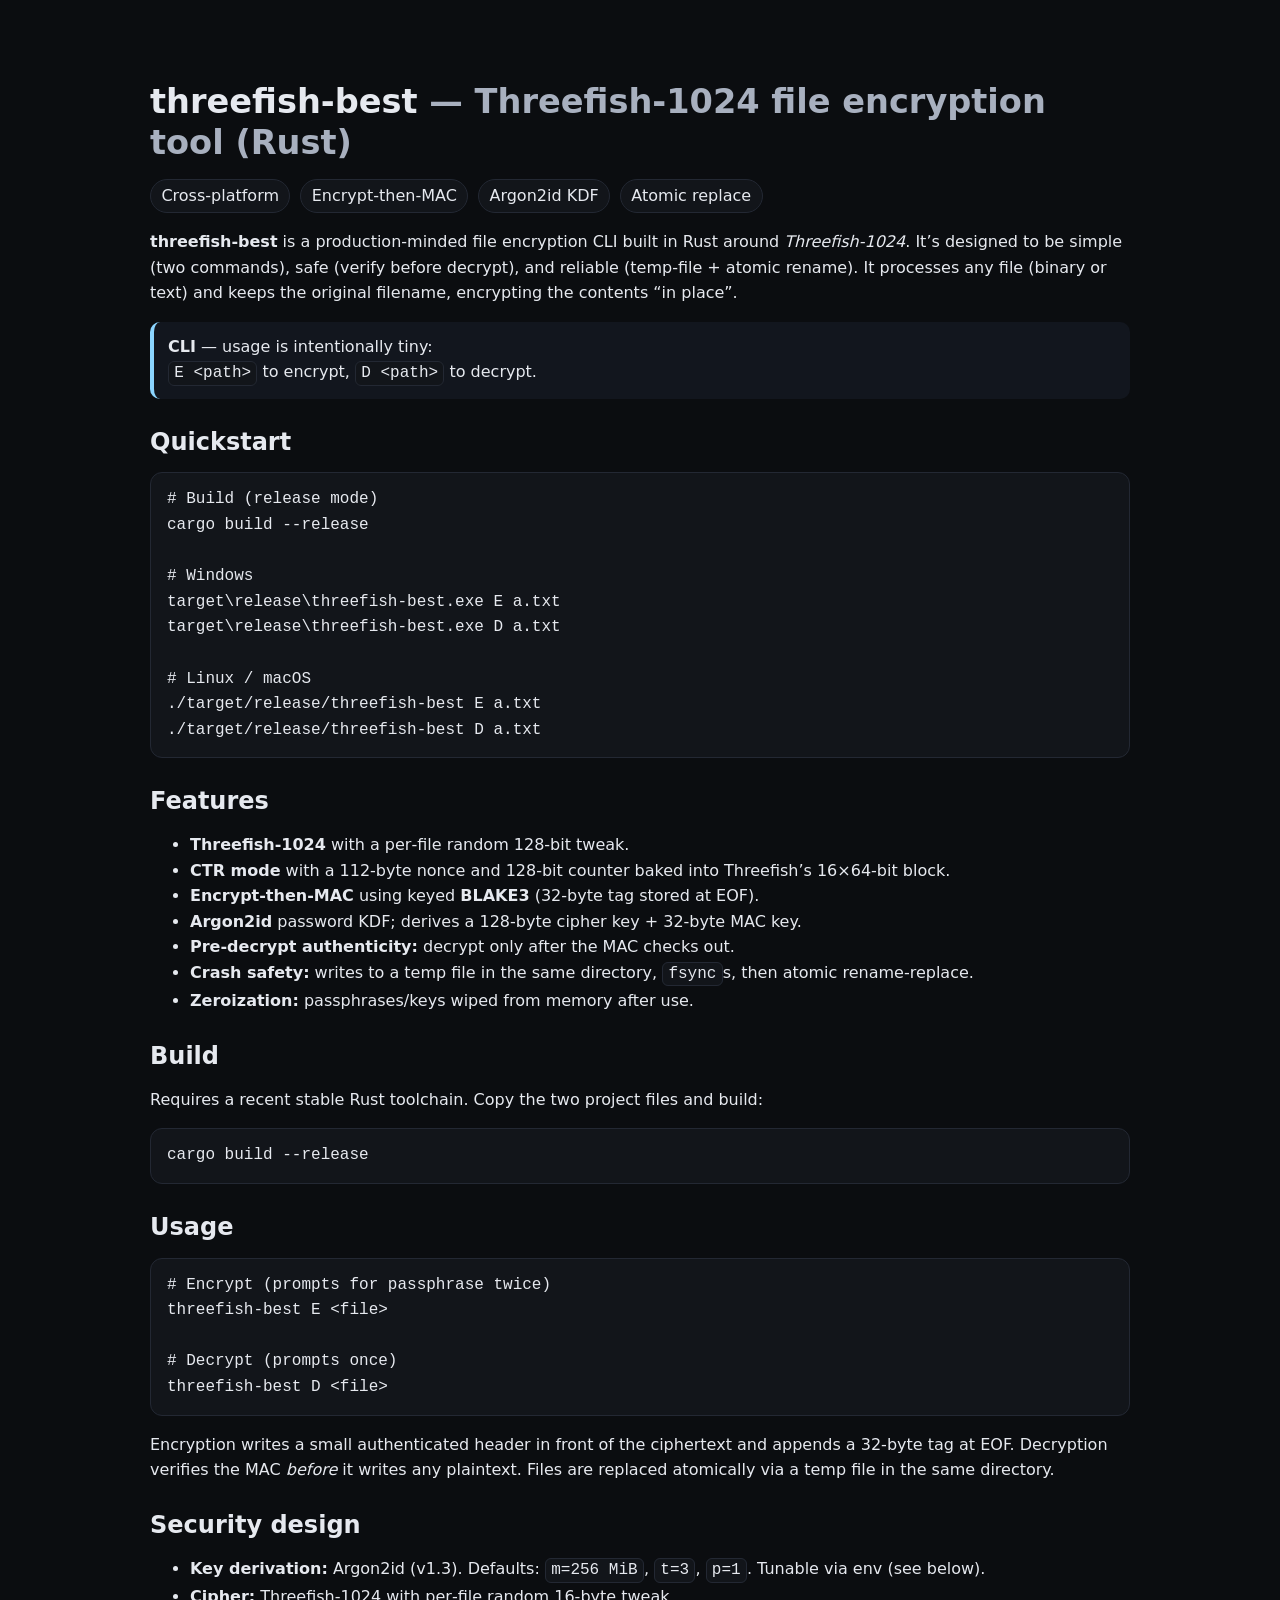
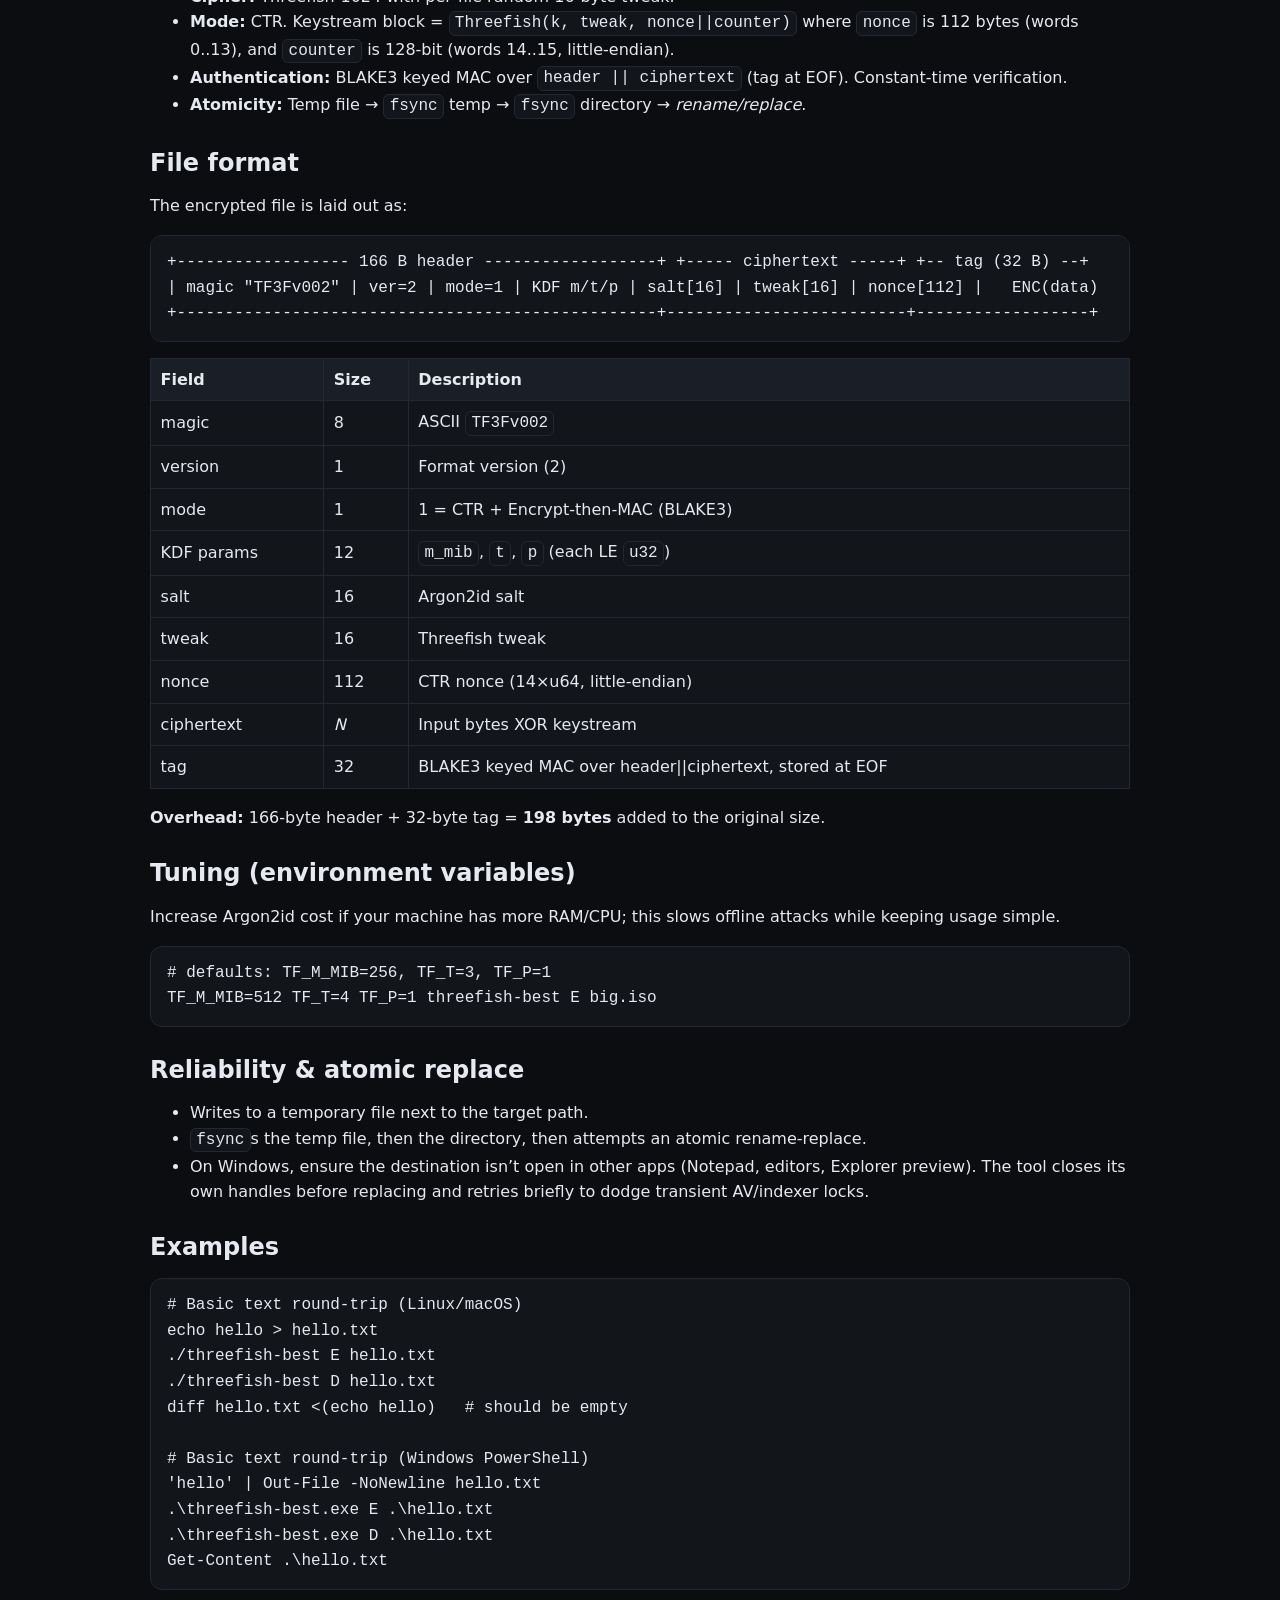
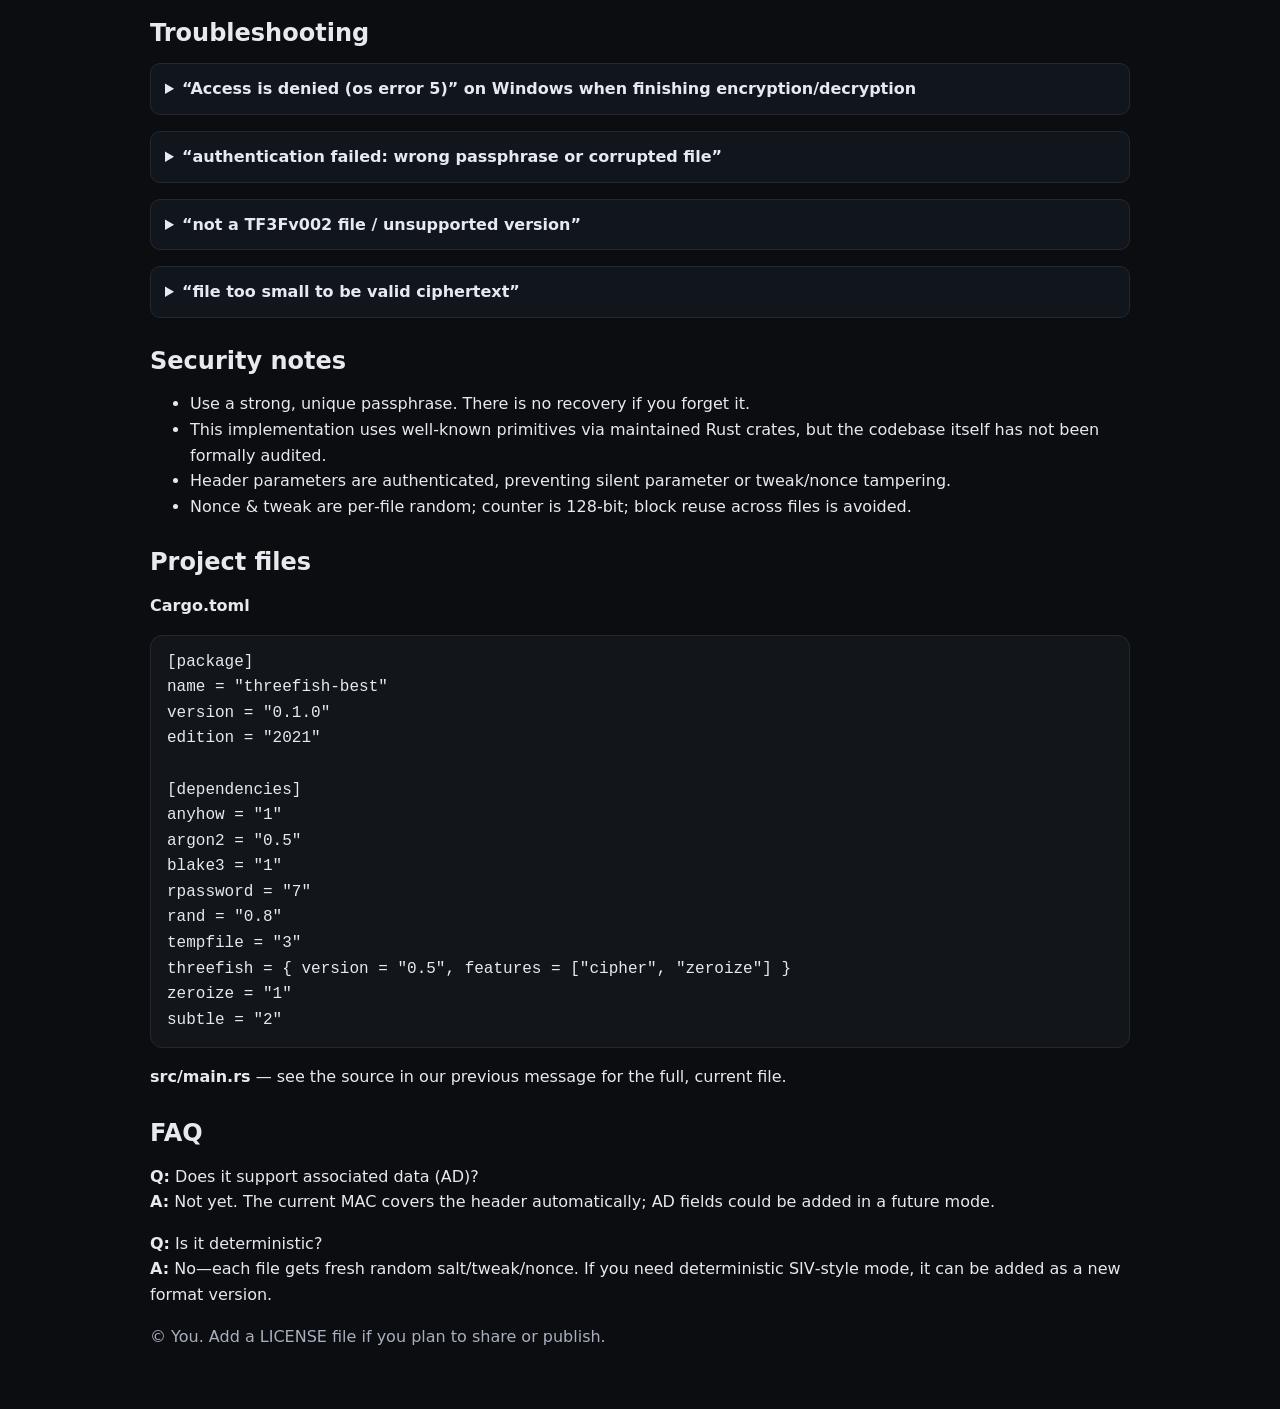
<file: ThreefishRUST/docs/readme.html>
<!doctype html>
<html lang="en">
<head>
  <meta charset="utf-8">
  <meta name="viewport" content="width=device-width, initial-scale=1">
  <title>threefish-best — Threefish‑1024 file encryption tool (Rust)</title>
  <style>
    :root{--bg:#0b0d10;--fg:#e6e9ef;--muted:#a8b0bf;--acc:#8bd5ff;--code:#12151a;--border:#232833;}
    html,body{background:var(--bg);color:var(--fg);margin:0;padding:0;font:16px/1.6 system-ui,-apple-system,Segoe UI,Roboto,Ubuntu,Cantarell,Noto Sans,Helvetica,Arial,"Apple Color Emoji","Segoe UI Emoji";}
    main{max-width:980px;margin:0 auto;padding:42px 20px 64px;}
    h1,h2,h3{line-height:1.2;margin:1.2em 0 .4em;}
    h1{font-size:2.1rem}
    h2{font-size:1.5rem}
    h3{font-size:1.2rem}
    p,li{color:var(--fg);}
    code,kbd{background:var(--code);padding:.15em .33em;border-radius:6px;border:1px solid var(--border);}
    pre{background:var(--code);padding:14px 16px;border-radius:12px;overflow:auto;border:1px solid var(--border);}
    pre code{background:transparent;border:none;padding:0}
    a{color:var(--acc);text-decoration:none}
    a:hover{text-decoration:underline}
    table{border-collapse:collapse;border:1px solid var(--border);width:100%;margin:1em 0;background:var(--code)}
    th,td{border:1px solid var(--border);padding:.5em .6em;text-align:left;color:var(--fg)}
    th{background:#1a1f27}
    .muted{color:var(--muted)}
    .pill{display:inline-block;border:1px solid var(--border);background:var(--code);border-radius:999px;padding:.2em .65em;margin-right:.3em}
    .callout{border-left:4px solid var(--acc);background:#12161e;padding:12px 14px;border-radius:10px;margin:1em 0}
    details{background:#11151c;border:1px solid var(--border);border-radius:10px;padding:12px 14px;margin:1em 0}
    summary{cursor:pointer;font-weight:600}
    hr{border:0;border-top:1px solid var(--border);margin:2em 0}
  </style>
</head>
<body>
<main>
  <h1>threefish-best <span class="muted">— Threefish‑1024 file encryption tool (Rust)</span></h1>
  <p>
    <span class="pill">Cross‑platform</span>
    <span class="pill">Encrypt‑then‑MAC</span>
    <span class="pill">Argon2id KDF</span>
    <span class="pill">Atomic replace</span>
  </p>

  <p><strong>threefish-best</strong> is a production‑minded file encryption CLI built in Rust around
  <em>Threefish‑1024</em>. It’s designed to be simple (two commands), safe (verify before decrypt),
  and reliable (temp‑file + atomic rename). It processes any file (binary or text) and keeps the
  original filename, encrypting the contents “in place”.</p>

  <div class="callout">
    <strong>CLI</strong> — usage is intentionally tiny:<br>
    <code>E &lt;path&gt;</code> to encrypt, <code>D &lt;path&gt;</code> to decrypt.
  </div>

  <h2 id="quickstart">Quickstart</h2>
  <pre><code># Build (release mode)
cargo build --release

# Windows
target\release\threefish-best.exe E a.txt
target\release\threefish-best.exe D a.txt

# Linux / macOS
./target/release/threefish-best E a.txt
./target/release/threefish-best D a.txt</code></pre>

  <h2 id="features">Features</h2>
  <ul>
    <li><strong>Threefish‑1024</strong> with a per‑file random 128‑bit tweak.</li>
    <li><strong>CTR mode</strong> with a 112‑byte nonce and 128‑bit counter baked into Threefish’s 16×64‑bit block.</li>
    <li><strong>Encrypt‑then‑MAC</strong> using keyed <strong>BLAKE3</strong> (32‑byte tag stored at EOF).</li>
    <li><strong>Argon2id</strong> password KDF; derives a 128‑byte cipher key + 32‑byte MAC key.</li>
    <li><strong>Pre‑decrypt authenticity:</strong> decrypt only after the MAC checks out.</li>
    <li><strong>Crash safety:</strong> writes to a temp file in the same directory, <code>fsync</code>s, then atomic rename‑replace.</li>
    <li><strong>Zeroization:</strong> passphrases/keys wiped from memory after use.</li>
  </ul>

  <h2 id="build">Build</h2>
  <p>Requires a recent stable Rust toolchain. Copy the two project files and build:</p>
  <pre><code>cargo build --release</code></pre>

  <h2 id="usage">Usage</h2>
  <pre><code># Encrypt (prompts for passphrase twice)
threefish-best E &lt;file&gt;

# Decrypt (prompts once)
threefish-best D &lt;file&gt;</code></pre>

  <p>Encryption writes a small authenticated header in front of the ciphertext and appends a 32‑byte tag at EOF.
  Decryption verifies the MAC <em>before</em> it writes any plaintext. Files are replaced atomically via a temp file
  in the same directory.</p>

  <h2 id="security-design">Security design</h2>
  <ul>
    <li><strong>Key derivation:</strong> Argon2id (v1.3). Defaults: <code>m=256&nbsp;MiB</code>, <code>t=3</code>, <code>p=1</code>. Tunable via env (see below).</li>
    <li><strong>Cipher:</strong> Threefish‑1024 with per‑file random 16‑byte tweak.</li>
    <li><strong>Mode:</strong> CTR. Keystream block = <code>Threefish(k, tweak, nonce||counter)</code> where <code>nonce</code> is 112 bytes (words 0..13),
      and <code>counter</code> is 128‑bit (words 14..15, little‑endian).</li>
    <li><strong>Authentication:</strong> BLAKE3 keyed MAC over <code>header || ciphertext</code> (tag at EOF). Constant‑time verification.</li>
    <li><strong>Atomicity:</strong> Temp file → <code>fsync</code> temp → <code>fsync</code> directory → <em>rename/replace</em>.</li>
  </ul>

  <h2 id="file-format">File format</h2>
  <p>The encrypted file is laid out as:</p>
  <pre><code>+------------------ 166 B header ------------------+ +----- ciphertext -----+ +-- tag (32 B) --+
| magic "TF3Fv002" | ver=2 | mode=1 | KDF m/t/p | salt[16] | tweak[16] | nonce[112] |   ENC(data)   |  BLAKE3  |
+--------------------------------------------------+-------------------------+------------------+
</code></pre>

  <table>
    <thead><tr><th>Field</th><th>Size</th><th>Description</th></tr></thead>
    <tbody>
      <tr><td>magic</td><td>8</td><td>ASCII <code>TF3Fv002</code></td></tr>
      <tr><td>version</td><td>1</td><td>Format version (2)</td></tr>
      <tr><td>mode</td><td>1</td><td>1 = CTR + Encrypt‑then‑MAC (BLAKE3)</td></tr>
      <tr><td>KDF params</td><td>12</td><td><code>m_mib</code>, <code>t</code>, <code>p</code> (each LE <code>u32</code>)</td></tr>
      <tr><td>salt</td><td>16</td><td>Argon2id salt</td></tr>
      <tr><td>tweak</td><td>16</td><td>Threefish tweak</td></tr>
      <tr><td>nonce</td><td>112</td><td>CTR nonce (14×u64, little‑endian)</td></tr>
      <tr><td>ciphertext</td><td><em>N</em></td><td>Input bytes XOR keystream</td></tr>
      <tr><td>tag</td><td>32</td><td>BLAKE3 keyed MAC over header||ciphertext, stored at EOF</td></tr>
    </tbody>
  </table>

  <p><strong>Overhead:</strong> 166‑byte header + 32‑byte tag = <strong>198 bytes</strong> added to the original size.</p>

  <h2 id="tuning">Tuning (environment variables)</h2>
  <p>Increase Argon2id cost if your machine has more RAM/CPU; this slows offline attacks while keeping usage simple.</p>
  <pre><code># defaults: TF_M_MIB=256, TF_T=3, TF_P=1
TF_M_MIB=512 TF_T=4 TF_P=1 threefish-best E big.iso</code></pre>

  <h2 id="reliability">Reliability &amp; atomic replace</h2>
  <ul>
    <li>Writes to a temporary file next to the target path.</li>
    <li><code>fsync</code>s the temp file, then the directory, then attempts an atomic rename‑replace.</li>
    <li>On Windows, ensure the destination isn’t open in other apps (Notepad, editors, Explorer preview). The tool closes its own handles before replacing and retries briefly to dodge transient AV/indexer locks.</li>
  </ul>

  <h2 id="examples">Examples</h2>
  <pre><code># Basic text round-trip (Linux/macOS)
echo hello &gt; hello.txt
./threefish-best E hello.txt
./threefish-best D hello.txt
diff hello.txt &lt;(echo hello)   # should be empty

# Basic text round-trip (Windows PowerShell)
'hello' | Out-File -NoNewline hello.txt
.\threefish-best.exe E .\hello.txt
.\threefish-best.exe D .\hello.txt
Get-Content .\hello.txt</code></pre>

  <h2 id="troubleshooting">Troubleshooting</h2>
  <details>
    <summary><strong>“Access is denied (os error 5)” on Windows when finishing encryption/decryption</strong></summary>
    <p>Another process is holding the file open. Close editors, Explorer preview panes, antivirus scans, etc. The tool already closes its own handles before replace and retries with backoff. If it still fails, copy the file to a different directory and run again.</p>
  </details>
  <details>
    <summary><strong>“authentication failed: wrong passphrase or corrupted file”</strong></summary>
    <p>The keyed BLAKE3 MAC over <em>header||ciphertext</em> didn’t match. This happens with a wrong passphrase or file corruption. Without the correct passphrase, the data is unrecoverable by design.</p>
  </details>
  <details>
    <summary><strong>“not a TF3Fv002 file / unsupported version”</strong></summary>
    <p>The file doesn’t match this format’s magic/version, or was produced by a different tool/version.</p>
  </details>
  <details>
    <summary><strong>“file too small to be valid ciphertext”</strong></summary>
    <p>Encrypted files must be at least 198 bytes larger than the original (header+tag). Extremely small files may trigger this if truncated.</p>
  </details>

  <h2 id="security-notes">Security notes</h2>
  <ul>
    <li>Use a strong, unique passphrase. There is no recovery if you forget it.</li>
    <li>This implementation uses well‑known primitives via maintained Rust crates, but the codebase itself has not been formally audited.</li>
    <li>Header parameters are authenticated, preventing silent parameter or tweak/nonce tampering.</li>
    <li>Nonce &amp; tweak are per‑file random; counter is 128‑bit; block reuse across files is avoided.</li>
  </ul>

  <h2 id="project-files">Project files</h2>
  <p><strong>Cargo.toml</strong></p>
  <pre><code>[package]
name = "threefish-best"
version = "0.1.0"
edition = "2021"

[dependencies]
anyhow = "1"
argon2 = "0.5"
blake3 = "1"
rpassword = "7"
rand = "0.8"
tempfile = "3"
threefish = { version = "0.5", features = ["cipher", "zeroize"] }
zeroize = "1"
subtle = "2"</code></pre>

  <p><strong>src/main.rs</strong> — see the source in our previous message for the full, current file.</p>

  <h2 id="faq">FAQ</h2>
  <p><strong>Q:</strong> Does it support associated data (AD)?<br>
     <strong>A:</strong> Not yet. The current MAC covers the header automatically; AD fields could be added in a future mode.</p>
  <p><strong>Q:</strong> Is it deterministic?<br>
     <strong>A:</strong> No—each file gets fresh random salt/tweak/nonce. If you need deterministic SIV‑style mode, it can be added as a new format version.</p>
  <p class="muted">© You. Add a LICENSE file if you plan to share or publish.</p>
</main>
</body>
</html>
</file>
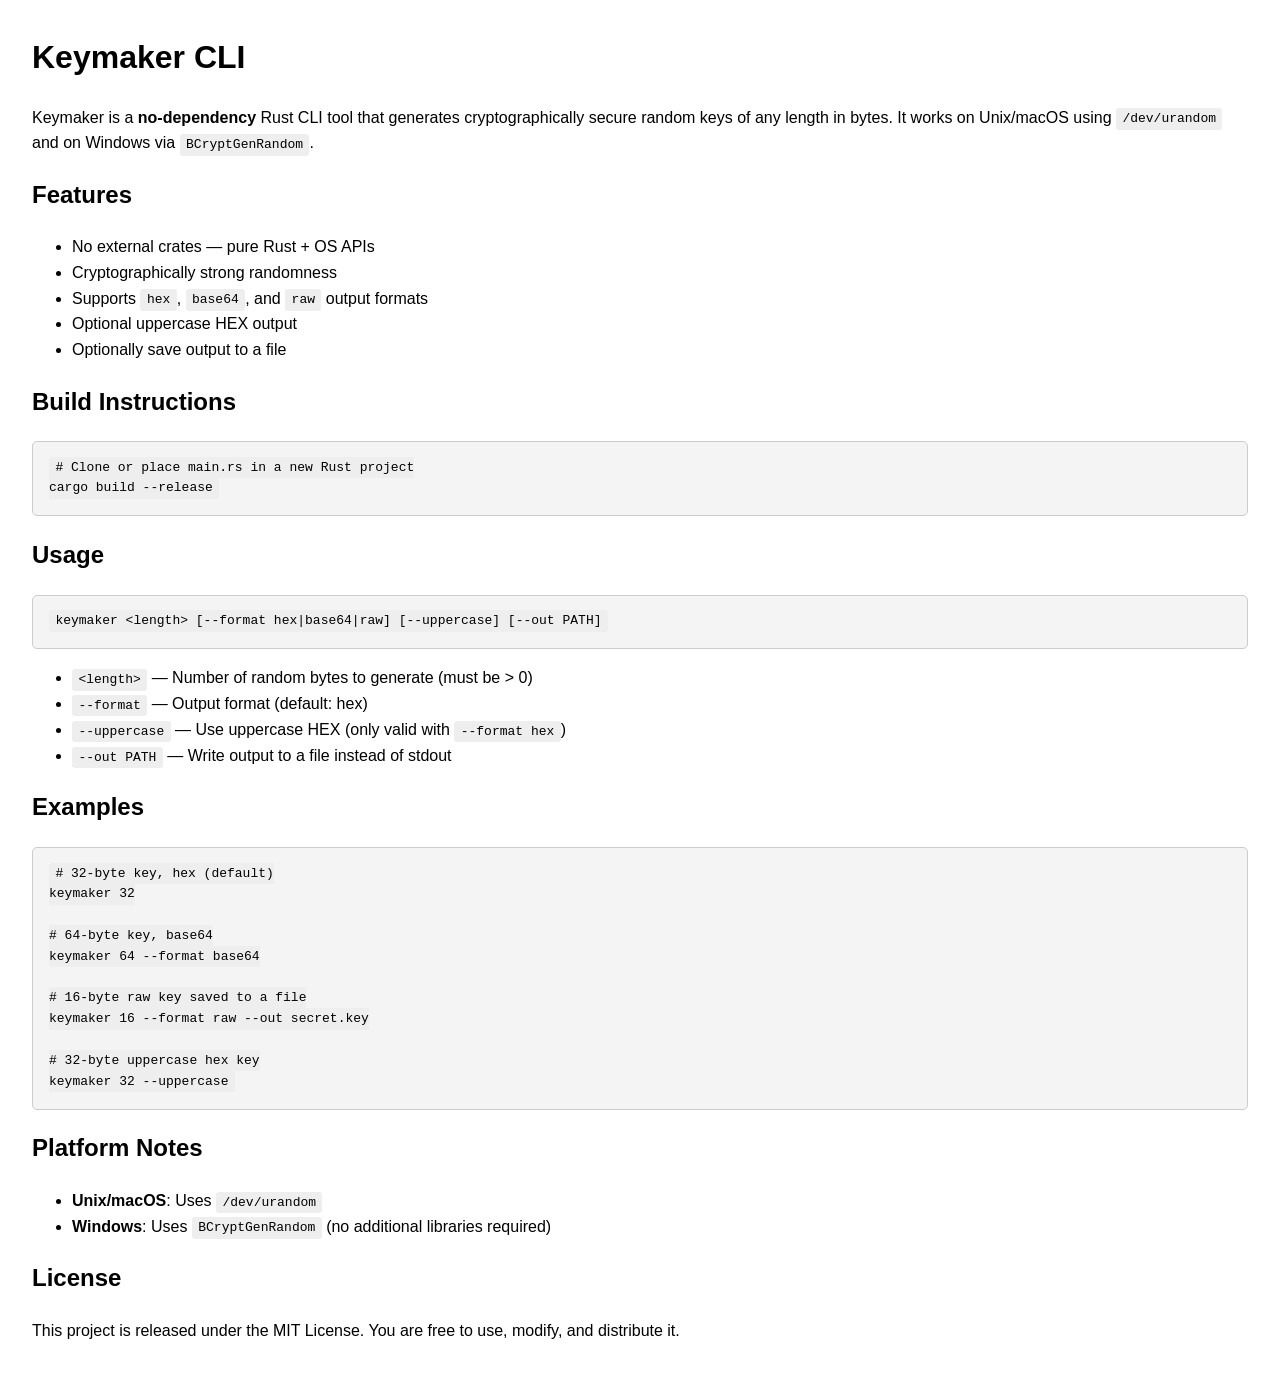
<file: e001/Pure-Rust-Encryption-Apps/keyy/keyyreadme.html>
<!DOCTYPE html>
<html lang="en">
<head>
<meta charset="UTF-8">
<title>Keymaker CLI - README</title>
<style>
    body {
        font-family: Arial, sans-serif;
        line-height: 1.6;
        margin: 2rem;
        background-color: #ffffff;
        color: #000000;
    }
    h1, h2, h3 {
        color: #000000;
    }
    pre {
        background: #f4f4f4;
        color: #000000;
        padding: 1rem;
        overflow-x: auto;
        border-radius: 5px;
        border: 1px solid #cccccc;
    }
    code {
        background: #eeeeee;
        padding: 0.2rem 0.4rem;
        border-radius: 3px;
    }
    a {
        color: #0000ee;
    }
</style>
</head>
<body>

<h1>Keymaker CLI</h1>
<p>
Keymaker is a <strong>no-dependency</strong> Rust CLI tool that generates cryptographically secure random keys of any length in bytes.
It works on Unix/macOS using <code>/dev/urandom</code> and on Windows via <code>BCryptGenRandom</code>.
</p>

<h2>Features</h2>
<ul>
    <li>No external crates — pure Rust + OS APIs</li>
    <li>Cryptographically strong randomness</li>
    <li>Supports <code>hex</code>, <code>base64</code>, and <code>raw</code> output formats</li>
    <li>Optional uppercase HEX output</li>
    <li>Optionally save output to a file</li>
</ul>

<h2>Build Instructions</h2>
<pre><code># Clone or place main.rs in a new Rust project
cargo build --release
</code></pre>

<h2>Usage</h2>
<pre><code>keymaker &lt;length&gt; [--format hex|base64|raw] [--uppercase] [--out PATH]</code></pre>
<ul>
    <li><code>&lt;length&gt;</code> — Number of random bytes to generate (must be &gt; 0)</li>
    <li><code>--format</code> — Output format (default: hex)</li>
    <li><code>--uppercase</code> — Use uppercase HEX (only valid with <code>--format hex</code>)</li>
    <li><code>--out PATH</code> — Write output to a file instead of stdout</li>
</ul>

<h2>Examples</h2>
<pre><code># 32-byte key, hex (default)
keymaker 32

# 64-byte key, base64
keymaker 64 --format base64

# 16-byte raw key saved to a file
keymaker 16 --format raw --out secret.key

# 32-byte uppercase hex key
keymaker 32 --uppercase
</code></pre>

<h2>Platform Notes</h2>
<ul>
    <li><strong>Unix/macOS</strong>: Uses <code>/dev/urandom</code></li>
    <li><strong>Windows</strong>: Uses <code>BCryptGenRandom</code> (no additional libraries required)</li>
</ul>

<h2>License</h2>
<p>
This project is released under the MIT License. You are free to use, modify, and distribute it.
</p>

</body>
</html>
</file>
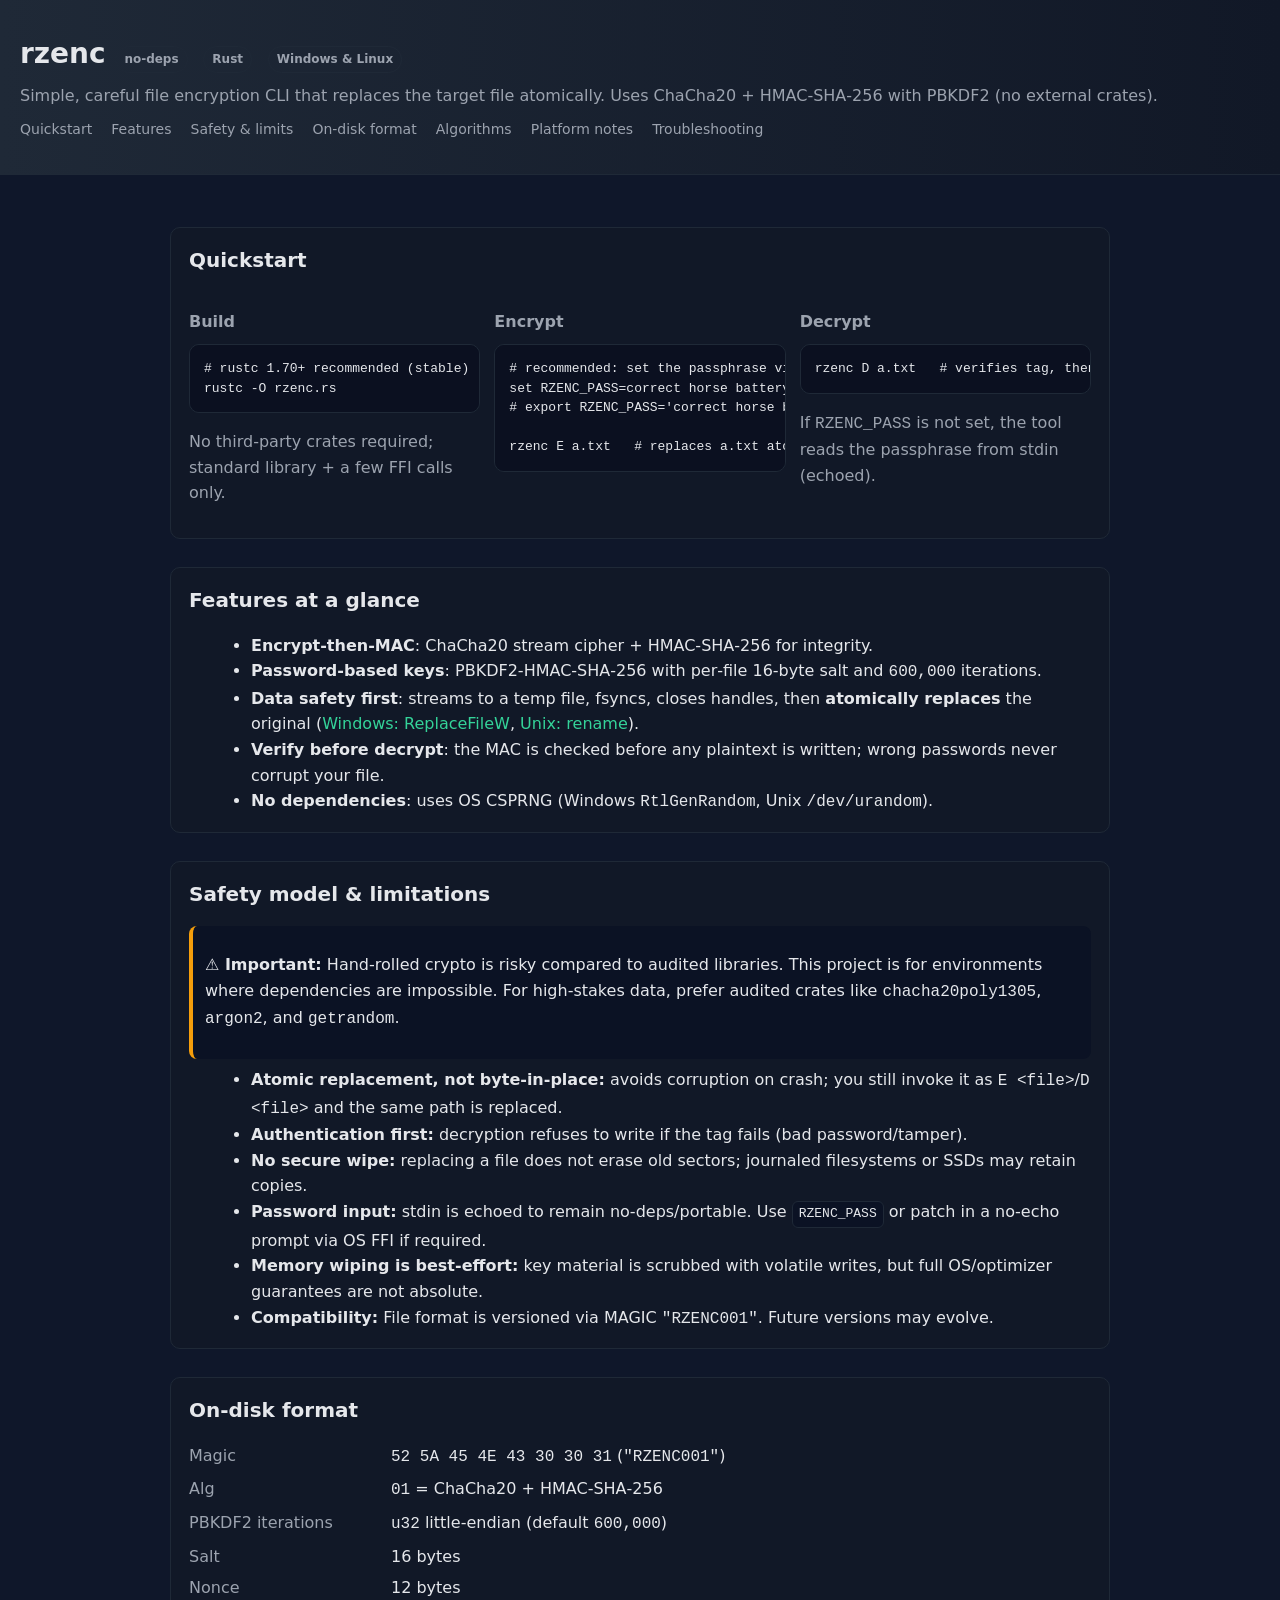
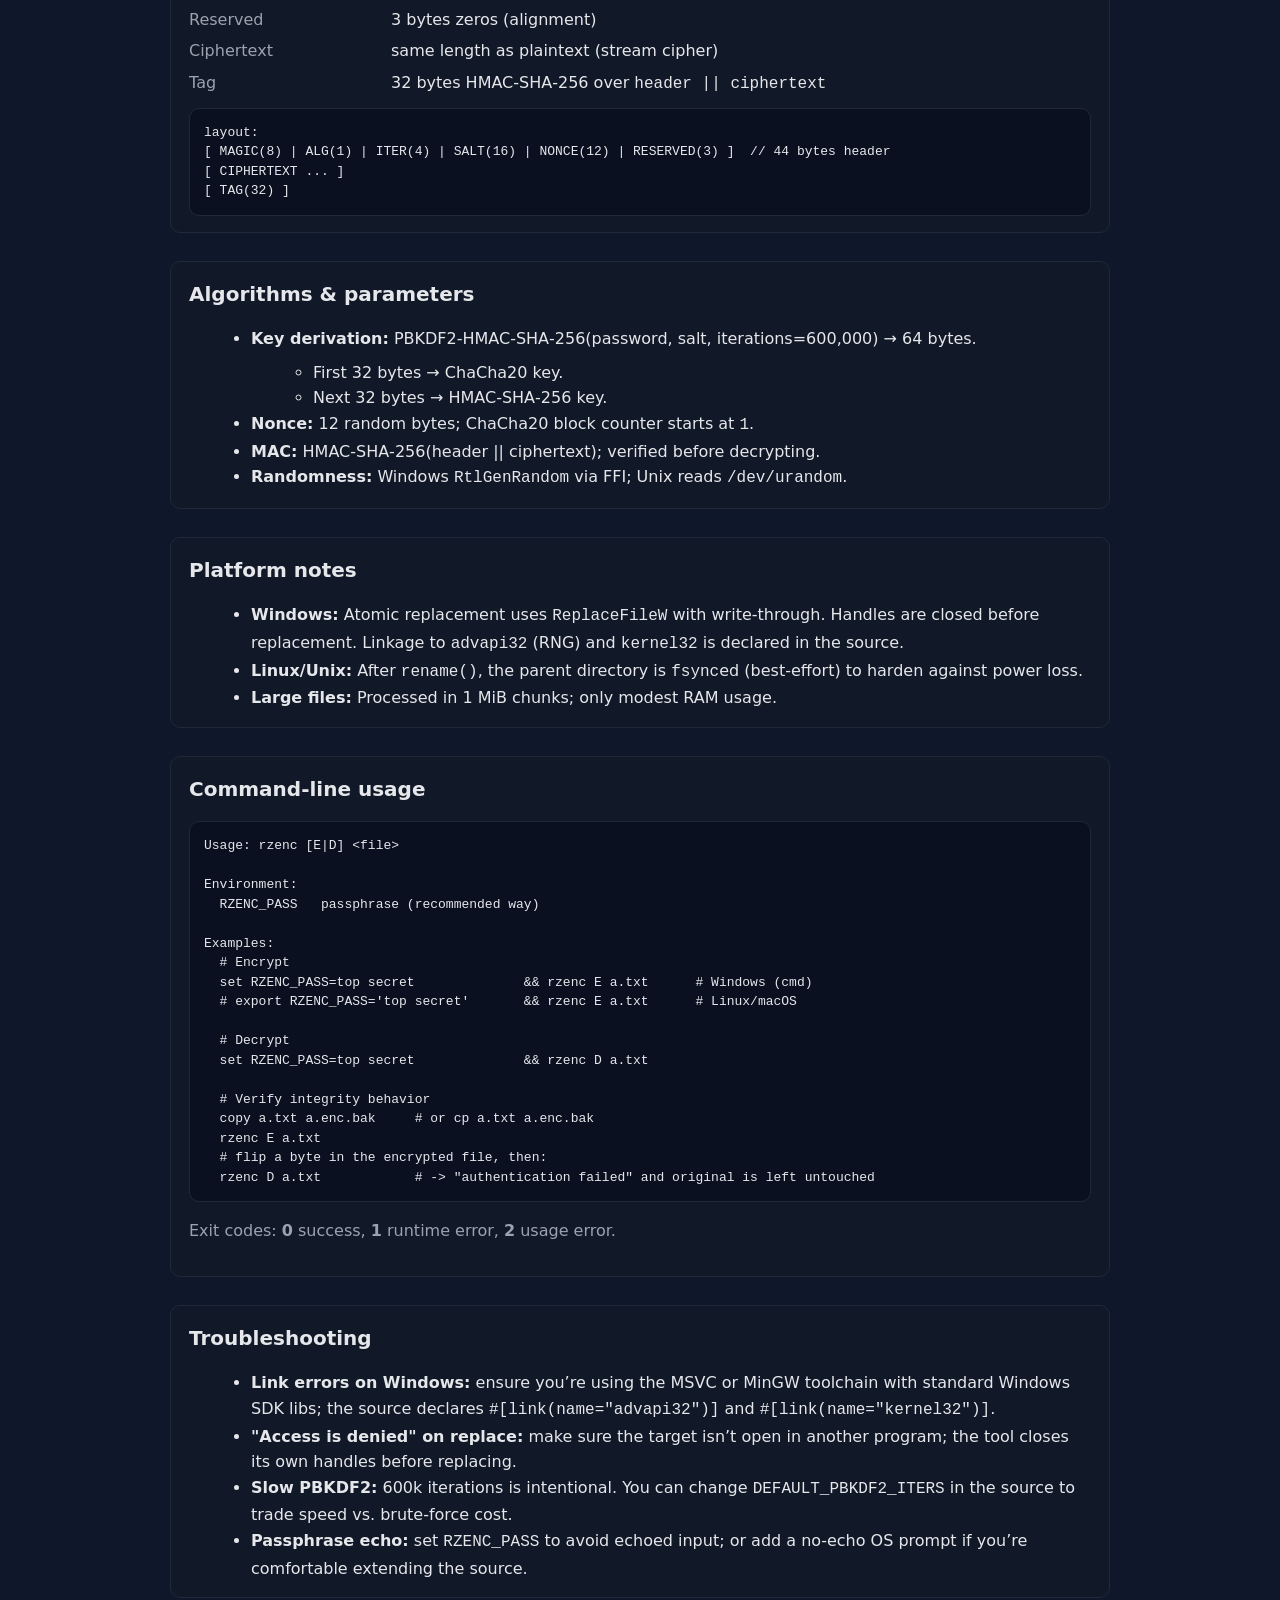
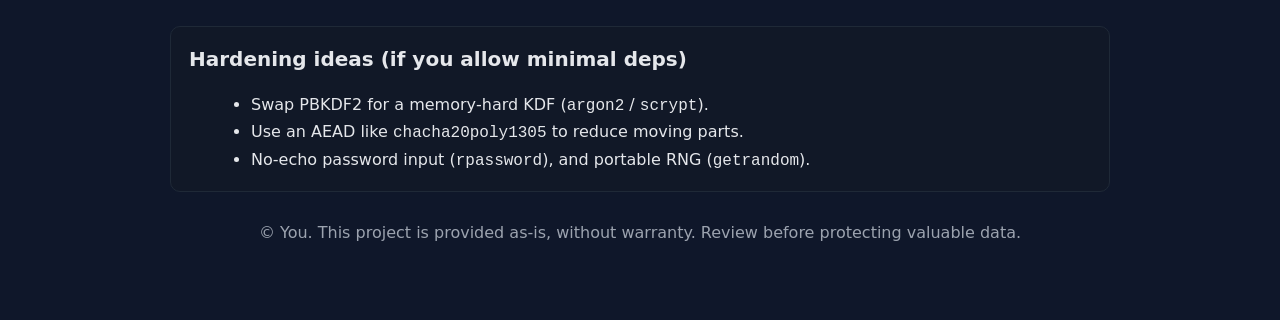
<file: e001/Pure-Rust-Encryption-Apps/rzenc/rzenc_readme.html>
<!doctype html>
<html lang="en">
<head>
  <meta charset="utf-8" />
  <meta name="viewport" content="width=device-width, initial-scale=1" />
  <title>rzenc — No‑deps Rust file encryption CLI</title>
  <style>
    :root {
      --bg: #0f172a;
      --panel: #111827;
      --text: #e5e7eb;
      --muted: #9ca3af;
      --accent: #60a5fa;
      --good: #34d399;
      --warn: #f59e0b;
      --bad: #f87171;
      --code-bg: #0b1020;
      --border: #1f2937;
    }
    * { box-sizing: border-box; }
    html, body { margin: 0; padding: 0; background: var(--bg); color: var(--text); font: 16px/1.6 system-ui, -apple-system, Segoe UI, Roboto, Helvetica, Arial, "Apple Color Emoji", "Segoe UI Emoji"; }
    a { color: var(--accent); text-decoration: none; }
    a:hover { text-decoration: underline; }
    header {
      background: linear-gradient(90deg, #1f2937 0%, #111827 100%);
      border-bottom: 1px solid var(--border);
      padding: 32px 20px;
    }
    header h1 { margin: 0 0 6px; font-size: 28px; }
    header p { margin: 0; color: var(--muted); }
    main { max-width: 980px; margin: 0 auto; padding: 24px 20px 60px; }
    .grid { display: grid; grid-template-columns: repeat(auto-fit, minmax(260px, 1fr)); gap: 14px; }
    section { margin: 28px 0; padding: 16px 18px; background: var(--panel); border: 1px solid var(--border); border-radius: 10px; }
    h2 { margin-top: 0; font-size: 20px; }
    h3 { font-size: 16px; margin-bottom: 6px; color: var(--muted); }
    ul { margin: 8px 0 0 22px; }
    code, pre { font-family: ui-monospace, SFMono-Regular, Menlo, Consolas, "Liberation Mono", monospace; }
    pre {
      background: var(--code-bg);
      border: 1px solid var(--border);
      border-radius: 10px;
      padding: 14px;
      overflow-x: auto;
      font-size: 13px;
      line-height: 1.5;
      margin: 10px 0 0 0;
    }
    .tag { display: inline-block; padding: 3px 8px; border: 1px solid var(--border); border-radius: 999px; color: var(--muted); font-size: 12px; margin-right: 6px; }
    .ok { color: var(--good); }
    .warn { color: var(--warn); }
    .bad { color: var(--bad); }
    .kbd { display: inline-block; padding: 2px 6px; border: 1px solid var(--border); border-radius: 6px; background: #0b1224; font-family: ui-monospace, monospace; font-size: 13px; }
    .callout { border-left: 4px solid var(--warn); background: #0b1224; padding: 10px 12px; border-radius: 8px; }
    .muted { color: var(--muted); }
    nav { margin-top: 8px; }
    nav a { margin-right: 14px; font-size: 14px; color: var(--muted); }
    .kv { display: grid; grid-template-columns: 190px 1fr; gap: 6px 12px; }
    .kv div:nth-child(odd) { color: var(--muted); }
    footer { color: var(--muted); text-align: center; margin-top: 28px; }
  </style>
</head>
<body>

<header>
  <h1>rzenc <span class="tag">no-deps</span> <span class="tag">Rust</span> <span class="tag">Windows &amp; Linux</span></h1>
  <p>Simple, careful file encryption CLI that replaces the target file atomically. Uses ChaCha20 + HMAC‑SHA‑256 with PBKDF2 (no external crates).</p>
  <nav>
    <a href="#quickstart">Quickstart</a>
    <a href="#features">Features</a>
    <a href="#safety">Safety &amp; limits</a>
    <a href="#format">On‑disk format</a>
    <a href="#algos">Algorithms</a>
    <a href="#platform">Platform notes</a>
    <a href="#troubleshooting">Troubleshooting</a>
  </nav>
</header>

<main>

<section id="quickstart">
  <h2>Quickstart</h2>
  <div class="grid">
    <div>
      <h3>Build</h3>
      <pre><code># rustc 1.70+ recommended (stable)
rustc -O rzenc.rs</code></pre>
      <p class="muted">No third‑party crates required; standard library + a few FFI calls only.</p>
    </div>
    <div>
      <h3>Encrypt</h3>
      <pre><code># recommended: set the passphrase via env var
set RZENC_PASS=correct horse battery staple   # Windows (cmd)
# export RZENC_PASS='correct horse battery staple'       # Linux/macOS

rzenc E a.txt   # replaces a.txt atomically with an encrypted version</code></pre>
    </div>
    <div>
      <h3>Decrypt</h3>
      <pre><code>rzenc D a.txt   # verifies tag, then replaces a.txt with plaintext</code></pre>
      <p class="muted">If <code>RZENC_PASS</code> is not set, the tool reads the passphrase from stdin (echoed).</p>
    </div>
  </div>
</section>

<section id="features">
  <h2>Features at a glance</h2>
  <ul>
    <li><b>Encrypt‑then‑MAC</b>: ChaCha20 stream cipher + HMAC‑SHA‑256 for integrity.</li>
    <li><b>Password‑based keys</b>: PBKDF2‑HMAC‑SHA‑256 with per‑file 16‑byte salt and <code>600,000</code> iterations.</li>
    <li><b>Data safety first</b>: streams to a temp file, fsyncs, closes handles, then <b>atomically replaces</b> the original (<span class="ok">Windows: ReplaceFileW</span>, <span class="ok">Unix: rename</span>).</li>
    <li><b>Verify before decrypt</b>: the MAC is checked before any plaintext is written; wrong passwords never corrupt your file.</li>
    <li><b>No dependencies</b>: uses OS CSPRNG (Windows <code>RtlGenRandom</code>, Unix <code>/dev/urandom</code>).</li>
  </ul>
</section>

<section id="safety">
  <h2>Safety model &amp; limitations</h2>
  <div class="callout">
    <p><b>⚠️ Important:</b> Hand‑rolled crypto is risky compared to audited libraries. This project is for environments where dependencies are impossible. For high‑stakes data, prefer audited crates like <code>chacha20poly1305</code>, <code>argon2</code>, and <code>getrandom</code>.</p>
  </div>
  <ul>
    <li><b>Atomic replacement, not byte‑in‑place:</b> avoids corruption on crash; you still invoke it as <code>E &lt;file&gt;</code>/<code>D &lt;file&gt;</code> and the same path is replaced.</li>
    <li><b>Authentication first:</b> decryption refuses to write if the tag fails (bad password/tamper).</li>
    <li><b>No secure wipe:</b> replacing a file does not erase old sectors; journaled filesystems or SSDs may retain copies.</li>
    <li><b>Password input:</b> stdin is echoed to remain no‑deps/portable. Use <span class="kbd">RZENC_PASS</span> or patch in a no‑echo prompt via OS FFI if required.</li>
    <li><b>Memory wiping is best‑effort:</b> key material is scrubbed with volatile writes, but full OS/optimizer guarantees are not absolute.</li>
    <li><b>Compatibility:</b> File format is versioned via MAGIC <code>"RZENC001"</code>. Future versions may evolve.</li>
  </ul>
</section>

<section id="format">
  <h2>On‑disk format</h2>
  <div class="kv">
    <div>Magic</div><div><code>52 5A 45 4E 43 30 30 31</code> (<code>"RZENC001"</code>)</div>
    <div>Alg</div><div><code>01</code> = ChaCha20 + HMAC‑SHA‑256</div>
    <div>PBKDF2 iterations</div><div><code>u32</code> little‑endian (default <code>600,000</code>)</div>
    <div>Salt</div><div>16 bytes</div>
    <div>Nonce</div><div>12 bytes</div>
    <div>Reserved</div><div>3 bytes zeros (alignment)</div>
    <div>Ciphertext</div><div>same length as plaintext (stream cipher)</div>
    <div>Tag</div><div>32 bytes HMAC‑SHA‑256 over <code>header || ciphertext</code></div>
  </div>
  <pre><code>layout:
[ MAGIC(8) | ALG(1) | ITER(4) | SALT(16) | NONCE(12) | RESERVED(3) ]  // 44 bytes header
[ CIPHERTEXT ... ]
[ TAG(32) ]</code></pre>
</section>

<section id="algos">
  <h2>Algorithms &amp; parameters</h2>
  <ul>
    <li><b>Key derivation:</b> PBKDF2‑HMAC‑SHA‑256(password, salt, iterations=600,000) → 64 bytes.
      <ul>
        <li>First 32 bytes → ChaCha20 key.</li>
        <li>Next 32 bytes → HMAC‑SHA‑256 key.</li>
      </ul>
    </li>
    <li><b>Nonce:</b> 12 random bytes; ChaCha20 block counter starts at <code>1</code>.</li>
    <li><b>MAC:</b> HMAC‑SHA‑256(header || ciphertext); verified before decrypting.</li>
    <li><b>Randomness:</b> Windows <code>RtlGenRandom</code> via FFI; Unix reads <code>/dev/urandom</code>.</li>
  </ul>
</section>

<section id="platform">
  <h2>Platform notes</h2>
  <ul>
    <li><b>Windows:</b> Atomic replacement uses <code>ReplaceFileW</code> with write‑through. Handles are closed before replacement. Linkage to <code>advapi32</code> (RNG) and <code>kernel32</code> is declared in the source.</li>
    <li><b>Linux/Unix:</b> After <code>rename()</code>, the parent directory is <code>fsync</code>ed (best‑effort) to harden against power loss.</li>
    <li><b>Large files:</b> Processed in 1 MiB chunks; only modest RAM usage.</li>
  </ul>
</section>

<section id="usage">
  <h2>Command‑line usage</h2>
  <pre><code>Usage: rzenc [E|D] &lt;file&gt;

Environment:
  RZENC_PASS   passphrase (recommended way)

Examples:
  # Encrypt
  set RZENC_PASS=top secret              &amp;&amp; rzenc E a.txt      # Windows (cmd)
  # export RZENC_PASS='top secret'       &amp;&amp; rzenc E a.txt      # Linux/macOS

  # Decrypt
  set RZENC_PASS=top secret              &amp;&amp; rzenc D a.txt

  # Verify integrity behavior
  copy a.txt a.enc.bak     # or cp a.txt a.enc.bak
  rzenc E a.txt
  # flip a byte in the encrypted file, then:
  rzenc D a.txt            # -> "authentication failed" and original is left untouched</code></pre>
  <p class="muted">Exit codes: <b>0</b> success, <b>1</b> runtime error, <b>2</b> usage error.</p>
</section>

<section id="troubleshooting">
  <h2>Troubleshooting</h2>
  <ul>
    <li><b>Link errors on Windows:</b> ensure you’re using the MSVC or MinGW toolchain with standard Windows SDK libs; the source declares <code>#[link(name=&quot;advapi32&quot;)]</code> and <code>#[link(name=&quot;kernel32&quot;)]</code>.</li>
    <li><b>&quot;Access is denied&quot; on replace:</b> make sure the target isn’t open in another program; the tool closes its own handles before replacing.</li>
    <li><b>Slow PBKDF2:</b> 600k iterations is intentional. You can change <code>DEFAULT_PBKDF2_ITERS</code> in the source to trade speed vs. brute‑force cost.</li>
    <li><b>Passphrase echo:</b> set <code>RZENC_PASS</code> to avoid echoed input; or add a no‑echo OS prompt if you’re comfortable extending the source.</li>
  </ul>
</section>

<section id="hardening">
  <h2>Hardening ideas (if you allow minimal deps)</h2>
  <ul>
    <li>Swap PBKDF2 for a memory‑hard KDF (<code>argon2</code> / <code>scrypt</code>).</li>
    <li>Use an AEAD like <code>chacha20poly1305</code> to reduce moving parts.</li>
    <li>No‑echo password input (<code>rpassword</code>), and portable RNG (<code>getrandom</code>).</li>
  </ul>
</section>

<footer>
  <p>© You. This project is provided as‑is, without warranty. Review before protecting valuable data.</p>
</footer>

</main>
</body>
</html>
</file>
<file: PHP/generated/default.css>
body {
background: #EEF2FF url('fade-blue.png') repeat-x 50% 0%;
color: black;
font-family: arial,helvetica,sans-serif;
font-size: 10pt;
margin: 0 4px;
padding-left: 4px;
padding-right: 4px;
}
a,a:visited {
text-decoration: underline;
color: #34345C;
}
a:hover,.intro a.post_no:hover {
color: #ff0000;
}
a.post_no {
text-decoration: none;
margin: 0;
padding: 0;
}
.intro a.post_no {
color: inherit;
}
.intro time {
direction: ltr;
unicode-bidi: embed;
}
header {
margin: 1em 0;
}
h1 {
font-family: tahoma;
letter-spacing: -2px;
font-size: 20pt;
margin: 0;
}
header div.subtitle,h1 {
color: #AF0A0F;
text-align: center;
}
header div.subtitle {
font-size: 8pt;
}
form {
margin-bottom: 4em;
}
form table {
margin: auto;
}
form table input {
height: auto;
}
input[type="text"],textarea {
border: 1px solid #a9a9a9;
text-indent: 0;
text-shadow: none;
text-transform: none;
word-spacing: normal;
max-width: 100%;
}
textarea {
width: 100%;
}
form table tr td {
text-align: left;
margin: 0;
padding: 0;
}
form table tr th {
text-align: left;
padding: 4px;
background: #98E;
}
.file {
float: left;
margin-right: 2px;
}
p.fileinfo {
display: block;
margin: 0 0 0 20px;
}
div.post p.fileinfo {
padding-left: 5px;
}
div.banner {
background-color: #E04000;
font-size: 12pt;
font-weight: bold;
text-align: center;
margin: 1em 0;
}
div.banner,div.banner a {
color: white;
}
div.banner a:hover {
color: #EEF2FF;
text-decoration: none;
}
.post-image {
display: block;
float: left;
margin: 5px 20px 10px 20px;
border: none;
}
div.post .post-image {
padding: 5px;
margin: 0 20px 0 0;
}
div.post.op {
margin-right: 20px;
margin-bottom: 5px;
}
.intro {
margin: 0.5em 0;
padding: 0;
padding-bottom: 0.2em;
}
.intro span.subject {
color: #0F0C5D;
font-weight: bold;
}
.intro span.name {
color: #117743;
font-weight: bold;
}
.intro a {
margin-left: 8px;
}
div.post.reply div.body {
margin-left: 1.8em;
margin-top: 0.8em;
padding-right: 3em;
padding-bottom: 0.3em;
}
div.post.reply div.body a {
color: #D00;
}
div.post {
padding-left: 20px;
clear: both;
}
div.post div.body {
word-wrap: break-word;
white-space: pre-wrap;
}
div.post.reply {
background: #D6DAF0;
margin: 0.2em 4px;
padding: 0.2em 0.3em 0.5em 0.6em;
border-width: 1px;
border-style: none solid solid none;
border-color: #B7C5D9;
display: block;
max-width: 100%;
}
span.quote {
color: #789922;
}
span.omitted {
display: block;
margin-top: 1em;
}
br.clear {
clear: left;
display: block;
}
hr {
border: none;
border-top: 1px solid #B7C5D9;
height: 0;
clear: left;
}
.pagination {
    display: flex;
    justify-content: center;
    align-items: center;
    margin: 20px 0;
    font-family: arial, helvetica, sans-serif;
    font-size: 12pt;
}

.pagination a,
.pagination span {
    margin: 0 6px;
    padding: 8px 14px;
    text-decoration: none;
    color: #34345C; /* Matches your link color */
    border: 1px solid #B7C5D9; /* Matches your border color */
    border-radius: 6px;
    background-color: #EEF2FF; /* Matches your body background */
    transition: background-color 0.3s ease, box-shadow 0.3s ease;
    box-shadow: 0 2px 4px rgba(0, 0, 0, 0.1);
}

.pagination a:hover {
    background-color: #D6DAF0; /* Matches your reply background */
    box-shadow: 0 4px 8px rgba(0, 0, 0, 0.15);
    color: #AF0A0F; /* Matches your header color for hover */
}

.pagination .current {
    background-color: #98E; /* Matches your form th background */
    color: white;
    border-color: #98E;
    font-weight: bold;
    box-shadow: 0 4px 8px rgba(0, 0, 0, 0.15);
}

.pagination span:not(.current) { /* For ellipses */
    border: none;
    background: none;
    box-shadow: none;
    color: #999;
}
</file>
<file: PHP/ib2/css/adelia.css>
html {
    height: 100%;
}

body {
  background-color: grey;

}

* {
  color: green;
  font-family: arial,helvetica,sans-serif;
  font-size: 10pt;
}



.reply {
  background-color: black;
  display: table;
  border-left: 1px solid #000000;
  border-top: 1px solid #000000;
  border-right: 1px solid #000000;
  border-bottom:  1px solid #000000;
  padding: 7px;
    word-wrap: break-word;
    word-break: break-all;
}

.message {
  
   padding: 7px;
    word-wrap: break-word;
    word-break: break-all;
}

#message {
  color: green;
  background-color: black;
  display: table;
  border-left: 1px solid black;
  border-top: 1px solid black;
  border-right: 1px solid black;
  border-bottom:  1px solid black;
  padding: 7px;
}

input[type=submit]:hover {
  background-color: red;
}

input[type=submit] {
  color: green;
  background-color: black;
  border-left: 1px solid #000000;
  border-top: 1px solid #000000;
  border-right: 1px solid #000000;
  border-bottom:  1px solid #000000;
  
}




#threadcreate {
  margin: 0 auto;
  width: 300px;
}




#greentext {
  color: #789922;
}


hr {
  display: block;
  height: 1px;
  border: 0;
  border-top: 9px solid green;
  margin: 1em 0;
  padding: 0;
}
</file>
<file: PHP/ib2/css/claire.css>
html {
    height: 100%;
}

body {
 color: green;
 background-color: #000000;
 
}

input[type=submit]:hover {
  background-color: yellow;
}

input[type=submit] {
  background-color: #45a049;
}

#threadcreate {
  margin: 0 auto;
  width: 300px;
}



.reply {
  background-color: #000000;
  display: table;
  border-left: 1px solid green;
  border-top: 1px solid green;
  border-right: 1px solid green;
  border-bottom:  1px solid green;
  padding: 40px;
    word-wrap: break-word;
    word-break: break-all;
}
.message {
  background-color: #000000;
   padding: 7px;
  word-wrap: break-word;
    word-break: break-all;
}

#message {
  background-color: green;
  display: table;
  border-left: 1px dashed green;
  border-top: 1px dashed green;
  border-right: 1px dashed green;
  border-bottom:  1px dashed green;
  padding: 7px;

}


#body {
  padding-left: 20px;
}

#greentext {
  color: #789922;
}

#postcontainer {
  background-color: #save;
  display: table;
  border-left: 1px solid #F1F3FD;
  border-top: 1px solid #F1F3FD;
  border-right: 1px solid #A0AAE9;
  border-bottom:  1px solid #A0AAE9;
   word-wrap: break-word;
    word-break: break-all;
}

hr {
  display: block;
  height: 1px;
  border: 0;
  border-top: 1px solid #B7C5D9;
  margin: 1em 0;
  padding: 0;
}
</file>
<file: PHP/ib2/css/taylor.css>
html {
    height: 100%;
}

body {
  background-color: #EEF2FF;
  background: -webkit-linear-gradient(#D1D5EE, #EEF2FF); /* For Safari 5.1 to 6.0 */
  background: -o-linear-gradient(#D1D5EE, #EEF2FF); /* For Opera 11.1 to 12.0 */
  background: -moz-linear-gradient(#D1D5EE, #EEF2FF); /* For Firefox 3.6 to 15 */
  background: linear-gradient(#D1D5EE, #EEF2FF); /* Standard syntax */
  height: 100%;
  background-repeat: no-repeat;
  background-attachment: fixed;
}




.userdelete {
 display:none;
}






input[type=checkbox]{
    position:absolute;
    opacity: 0;
    z-index: -9999;
}

* {
  color: #000;
  font-family: arial,helvetica,sans-serif;
  font-size: 10pt;
}


.reply {
  background-color: #D1D5EE;
  display: table;
  border-left: 1px solid #F1F3FD;
  border-top: 1px solid #F1F3FD;
  border-right: 1px solid #A0AAE9;
  border-bottom:  1px solid #A0AAE9;
  padding: 7px;
    word-wrap: break-word;
    word-break: break-all;
}
.message {

   padding: 7px;
  word-wrap: break-word;
    word-break: break-all;
}

#message {
  background-color: #D1D5EE;
  display: table;
  border-left: 1px solid #F1F3FD;
  border-top: 1px solid #F1F3FD;
  border-right: 1px solid #A0AAE9;
  border-bottom:  1px solid #A0AAE9;
  padding: 7px;
    word-wrap: break-word;
    word-break: break-all;
}


#logo {
  display: block;
  margin-left: auto;
  margin-right: auto;
}

#boardname {
  font-weight: bold;
  font-size: 20px;
  text-align: center;
}

#threadlabel {
  vertical-align: top;
}

#threadcreate {
  margin: 0 auto;
  width: 300px;
}

#thumb {
  display: block;
  max-width:330px;
  max-height:195px;
  width: auto;
  height: auto;
  float:left;
  margin-left: 5px;
}

#posttitle {
  font-weight: bold;
  color: blue;
}

#name {
  font-weight: bold;
  color: #789922;
}

#posttitle {
  padding-left: 20px;
}

#body {
  padding-left: 20px;
}

#greentext {
  color: #789922;
}

#postcontainer {
  background-color: #D1D5EE;
  display: table;
  border-left: 1px solid #F1F3FD;
  border-top: 1px solid #F1F3FD;
  border-right: 1px solid #A0AAE9;
  border-bottom:  1px solid #A0AAE9;
   word-wrap: break-word;
    word-break: break-all;
}
#metadata {
  margin-left: 5px;
}

#date {
  margin-right: 5px;
}

hr {
  display: block;
  height: 1px;
  border: 0;
  border-top: 1px solid #B7C5D9;
  margin: 1em 0;
  padding: 0;
}
</file>
